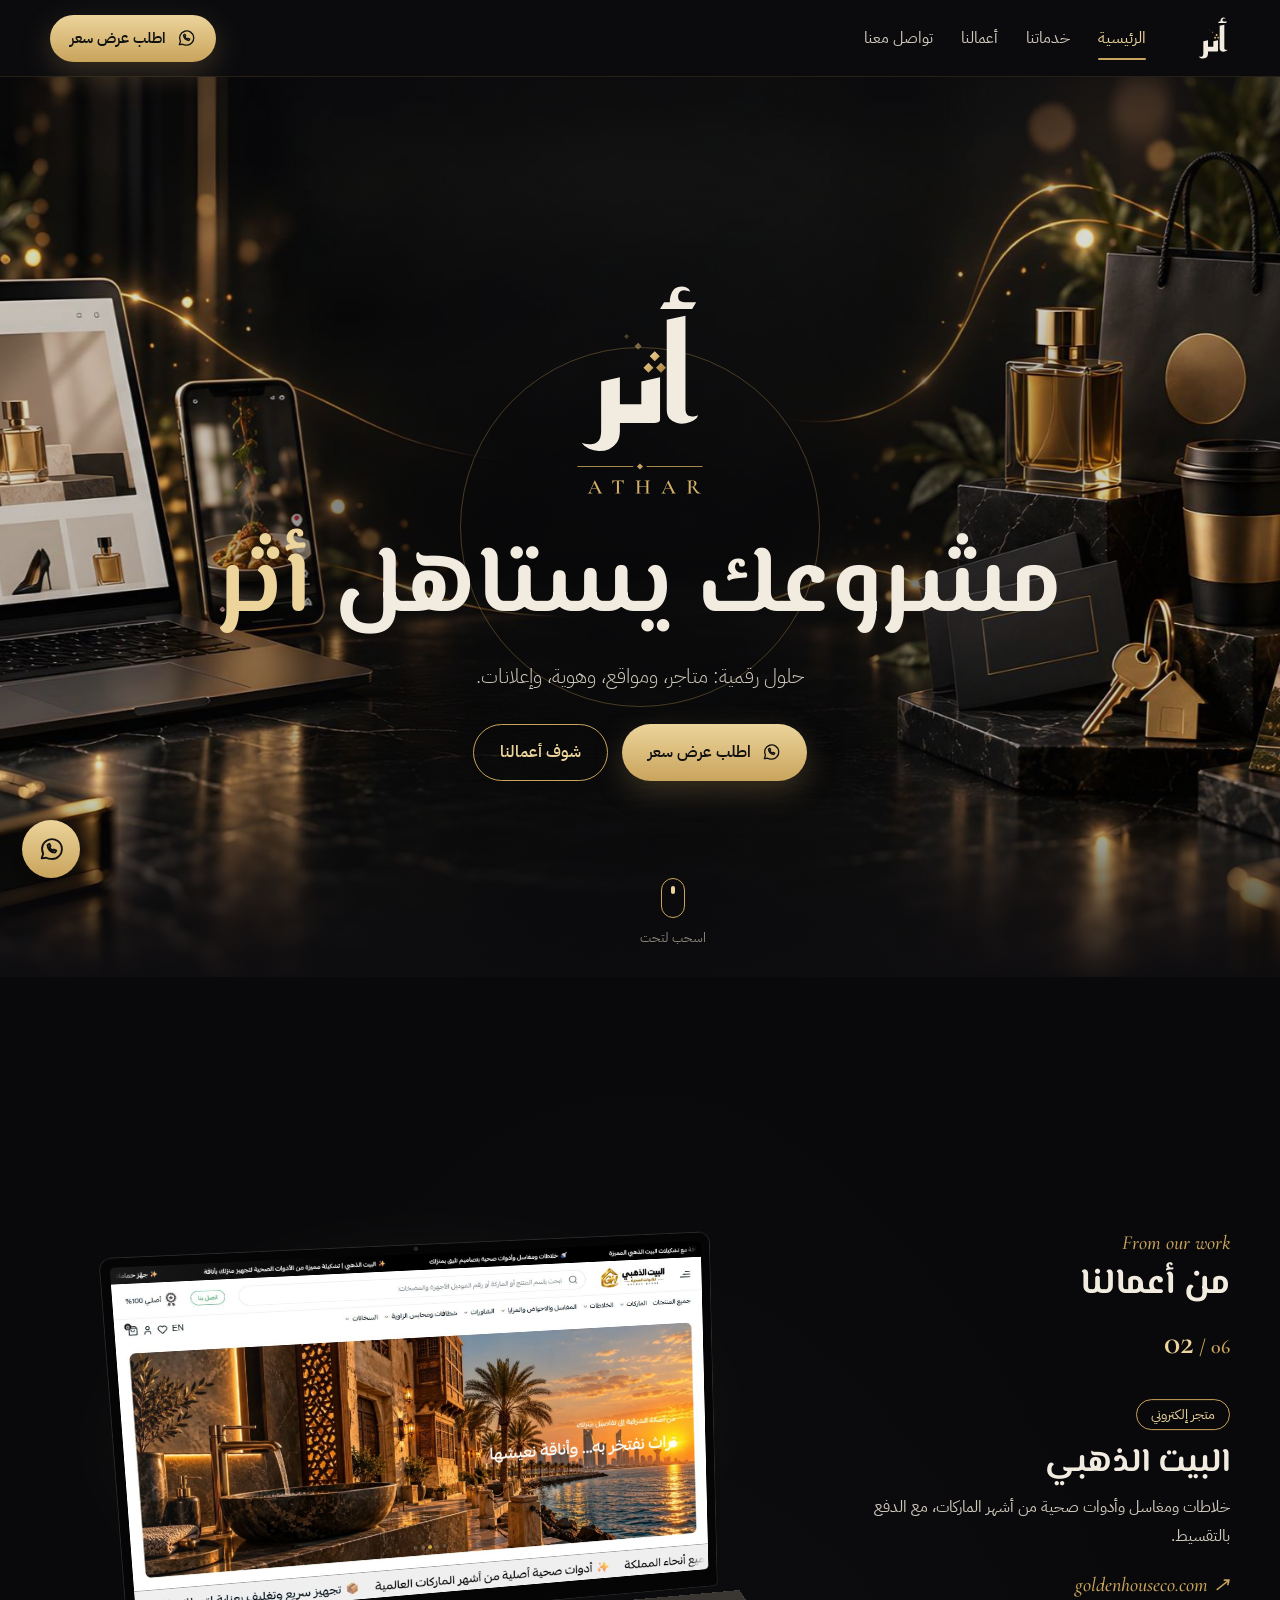
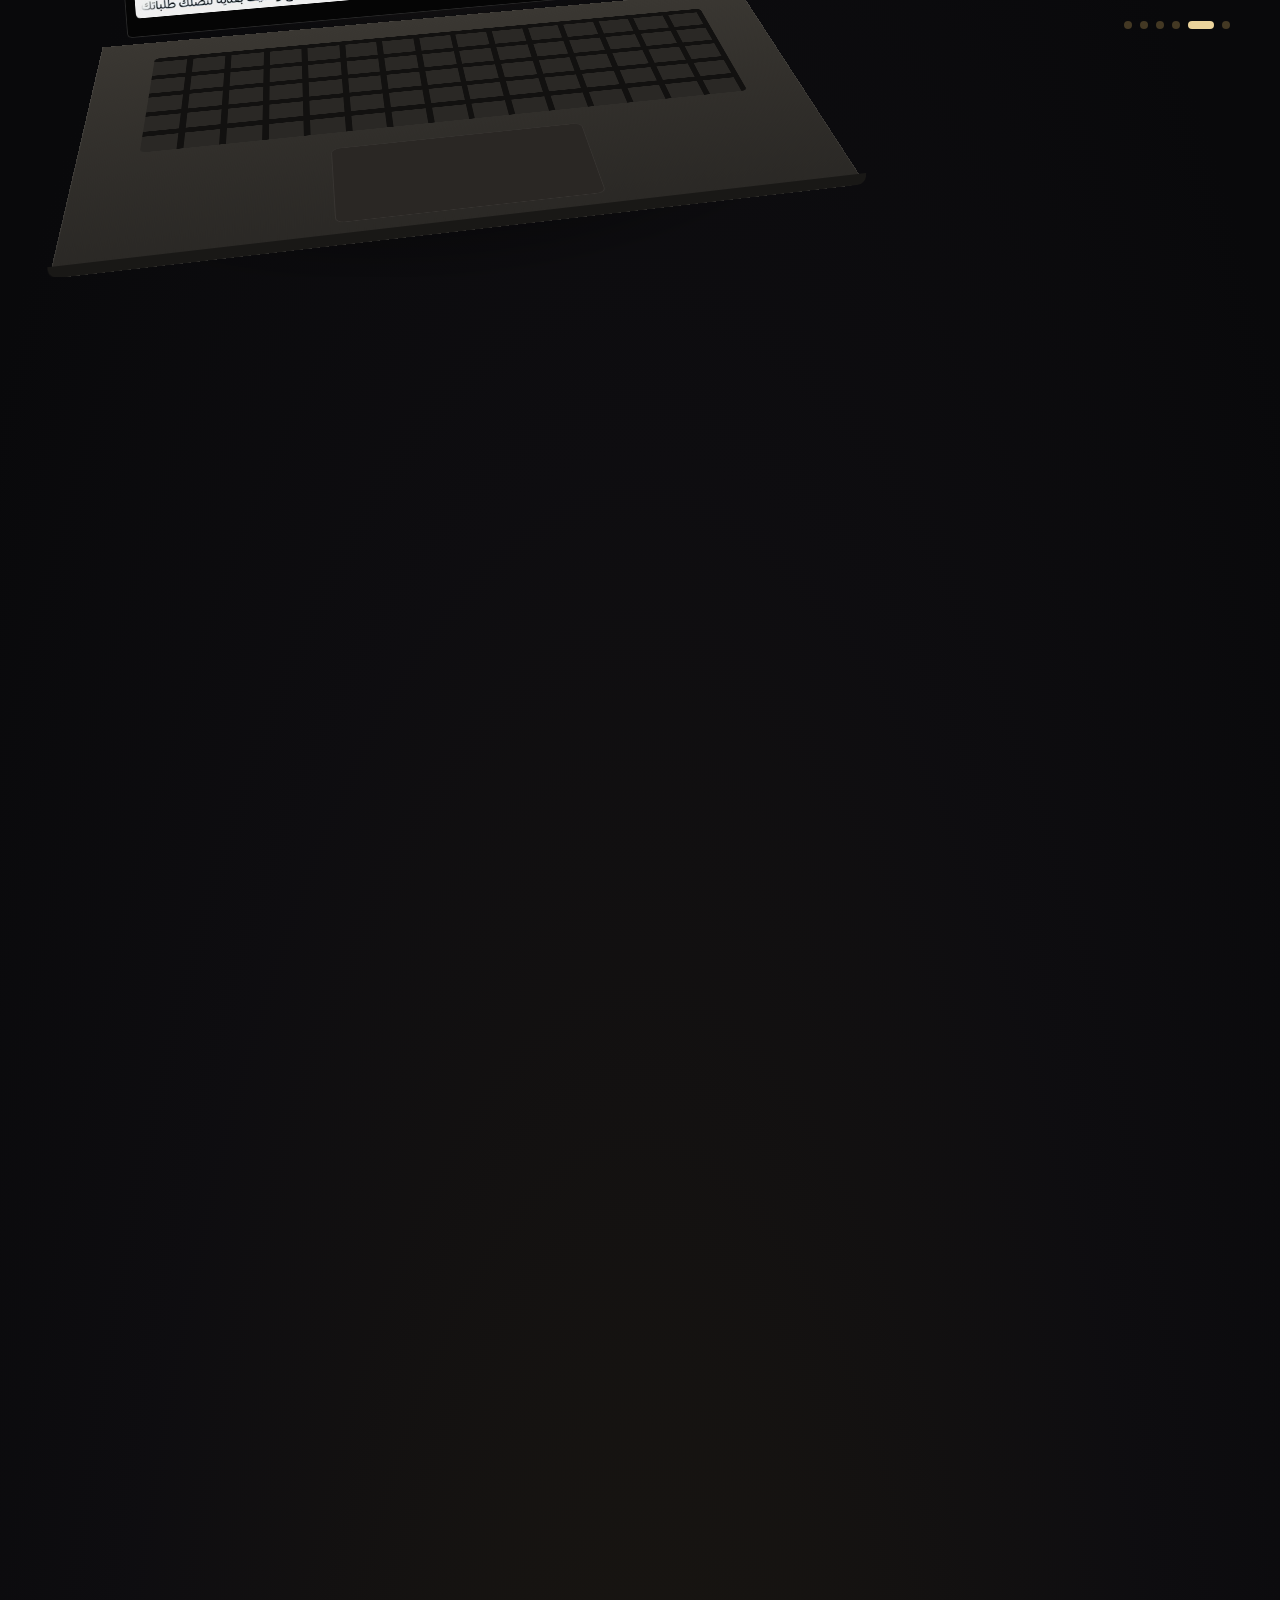
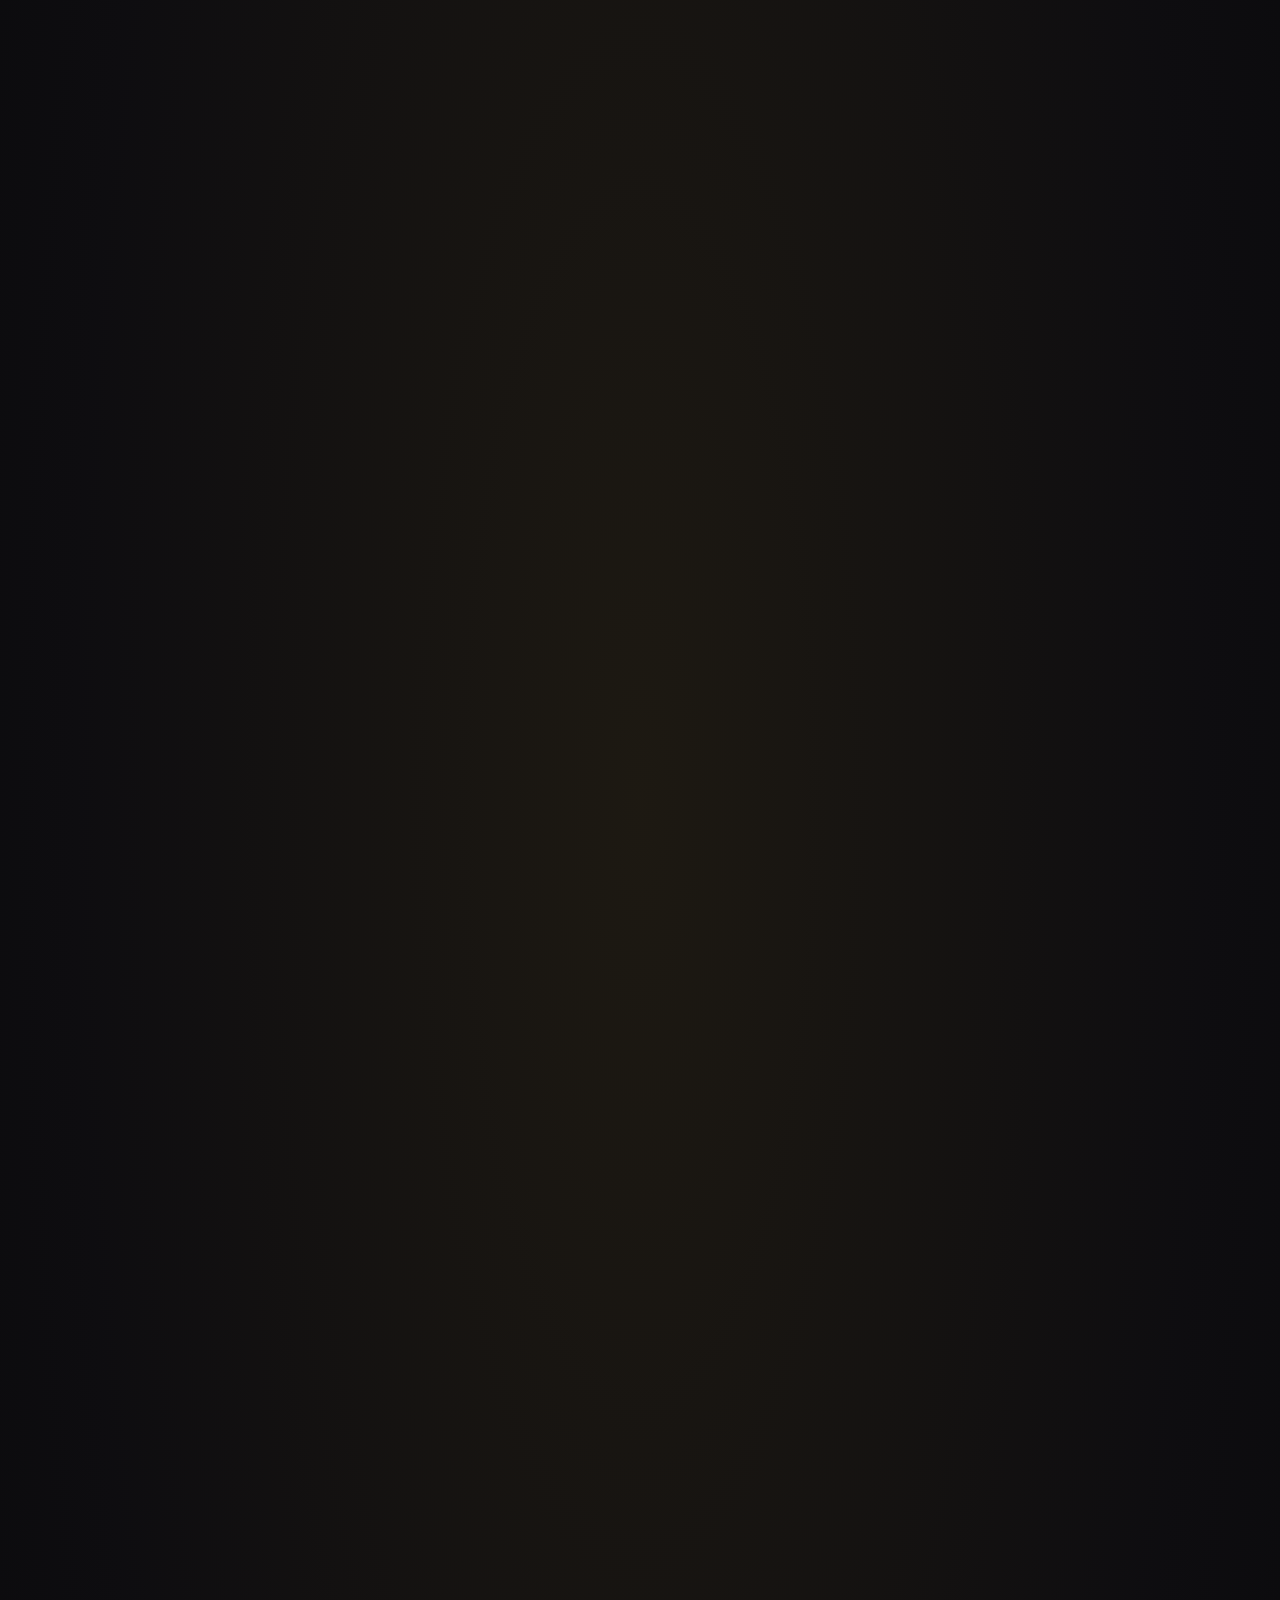
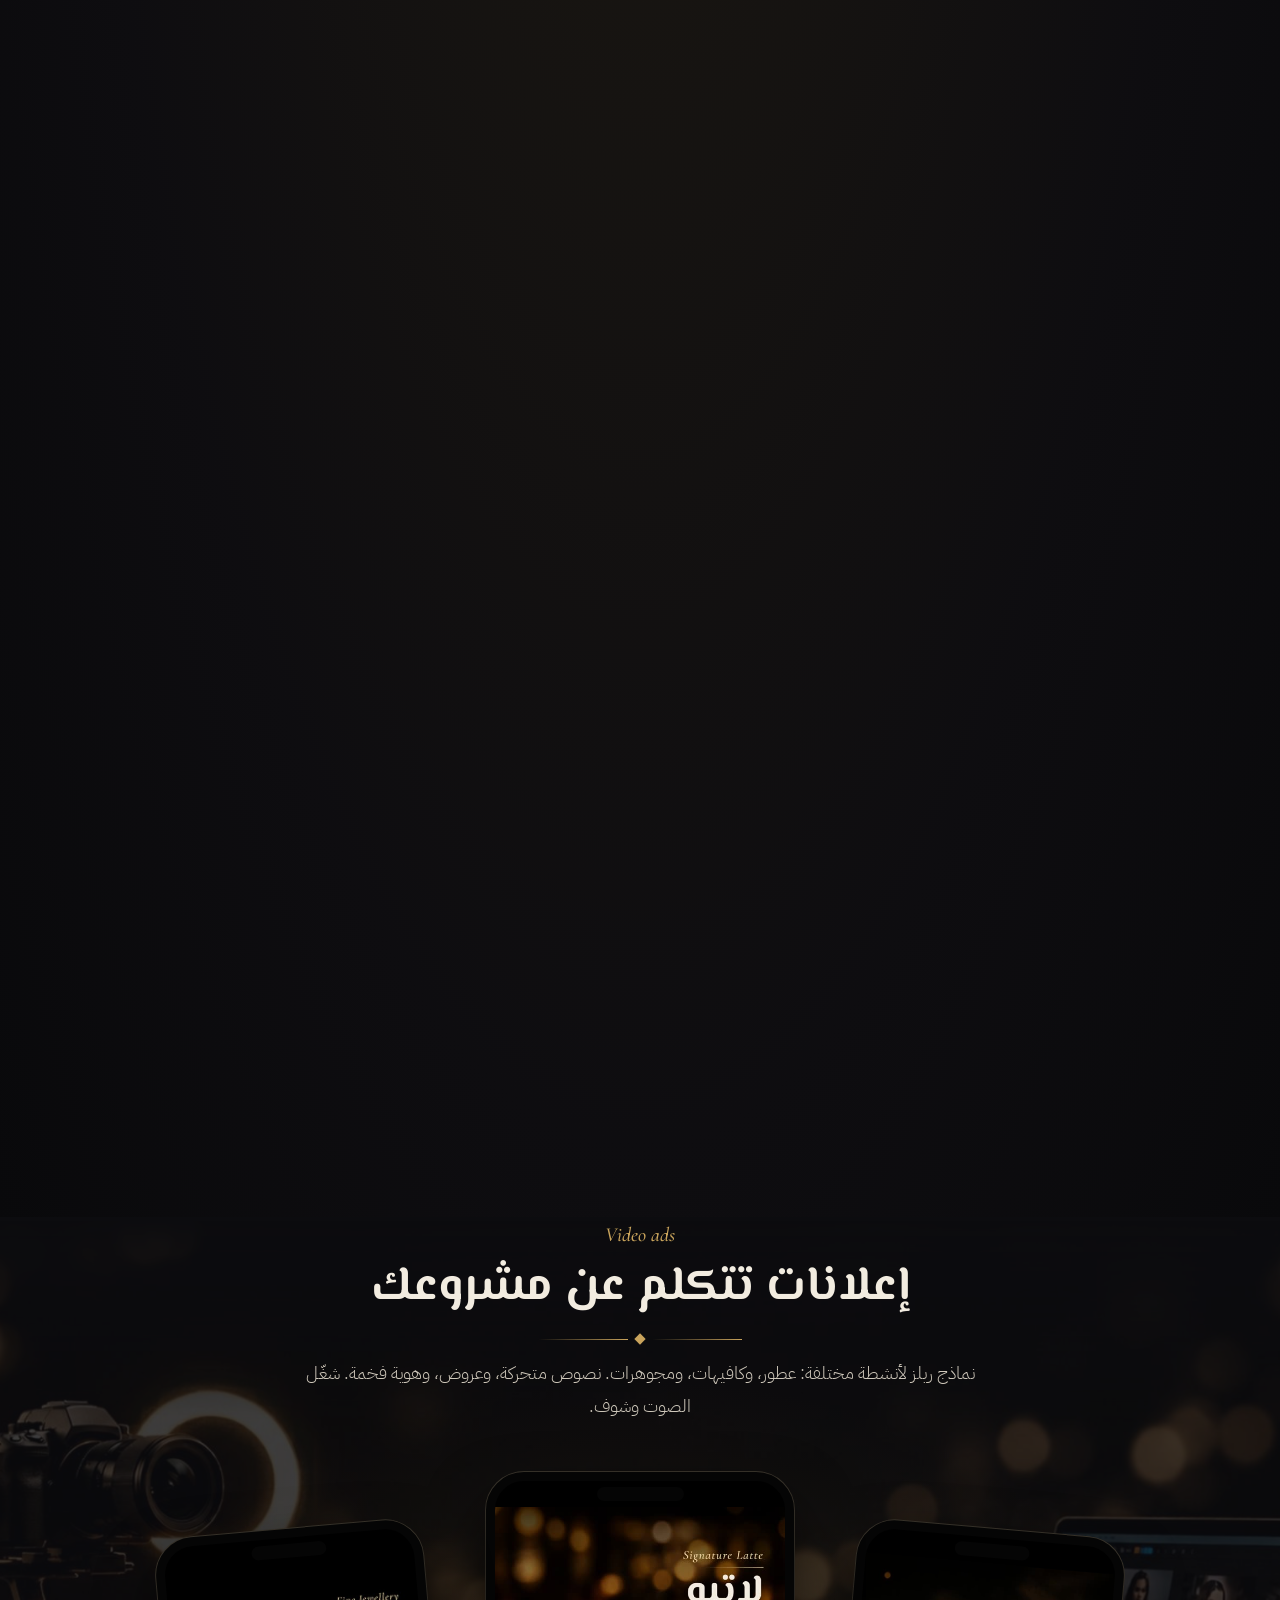
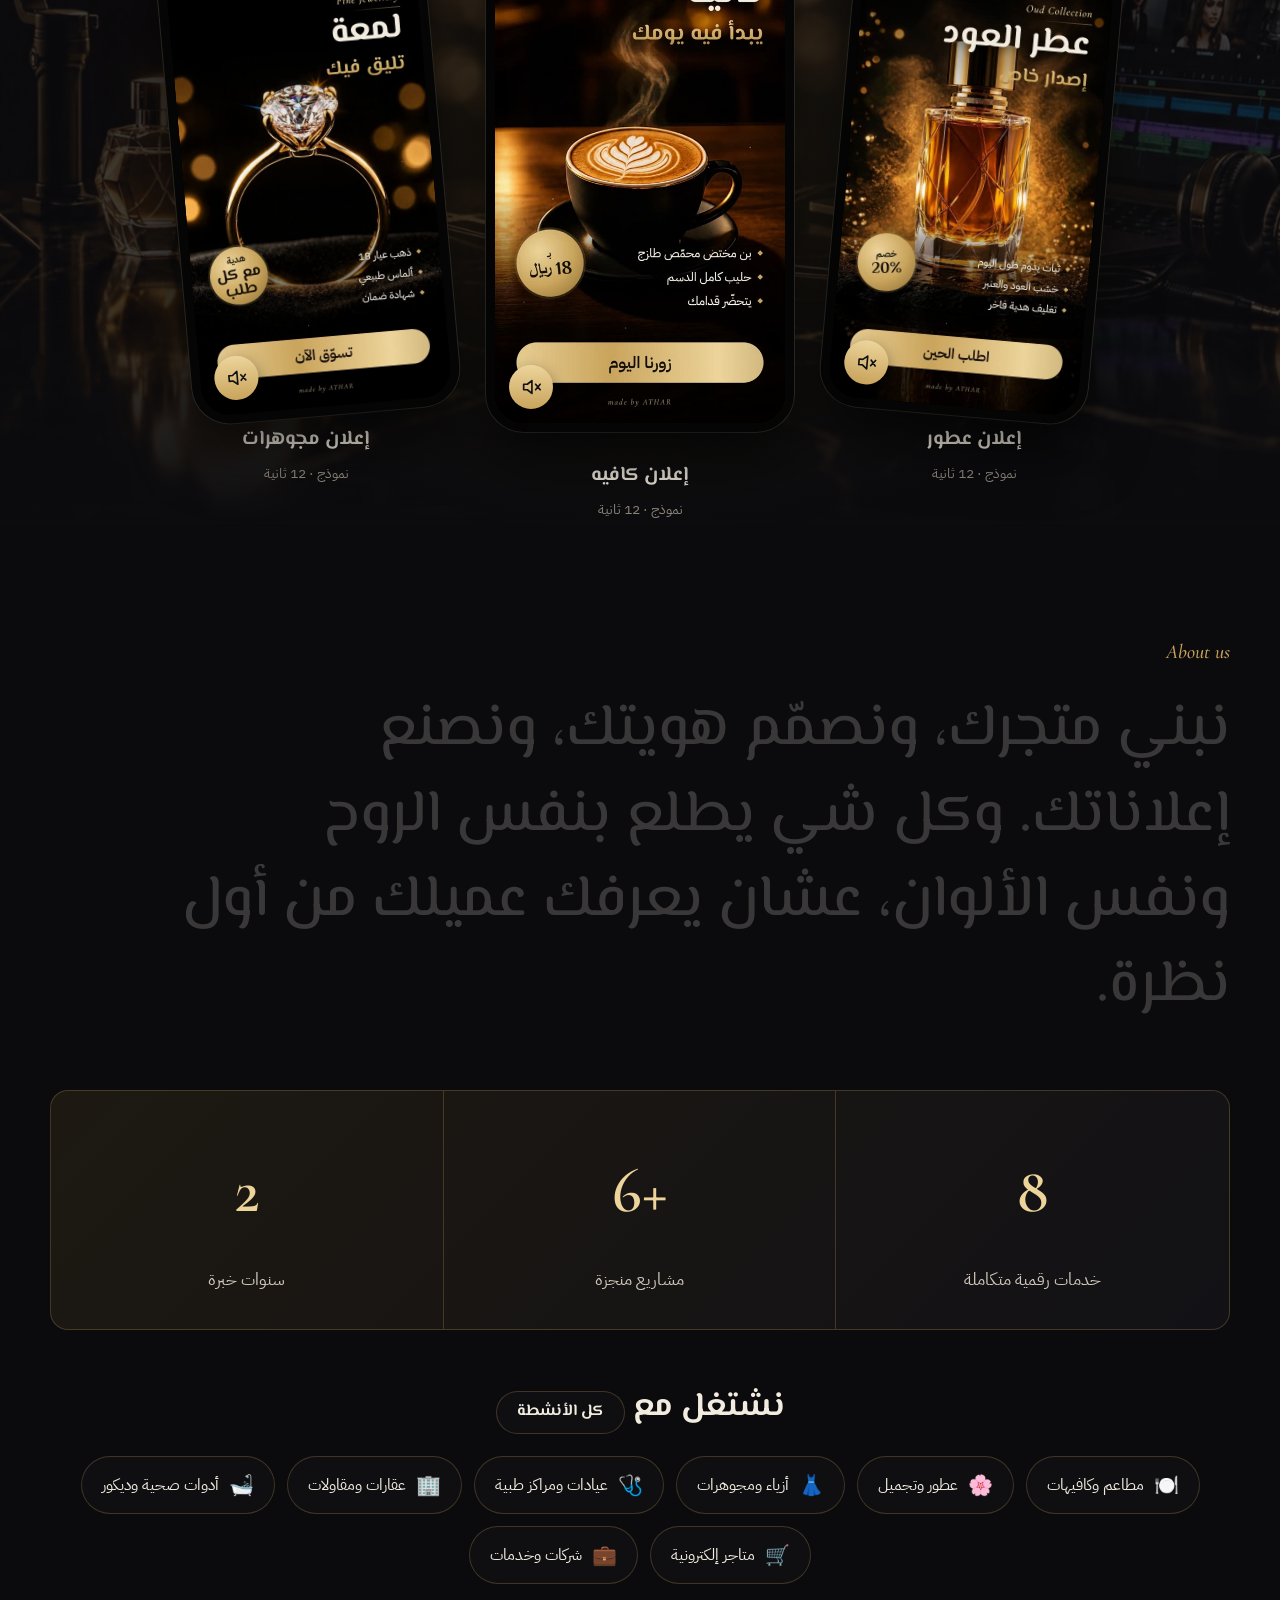
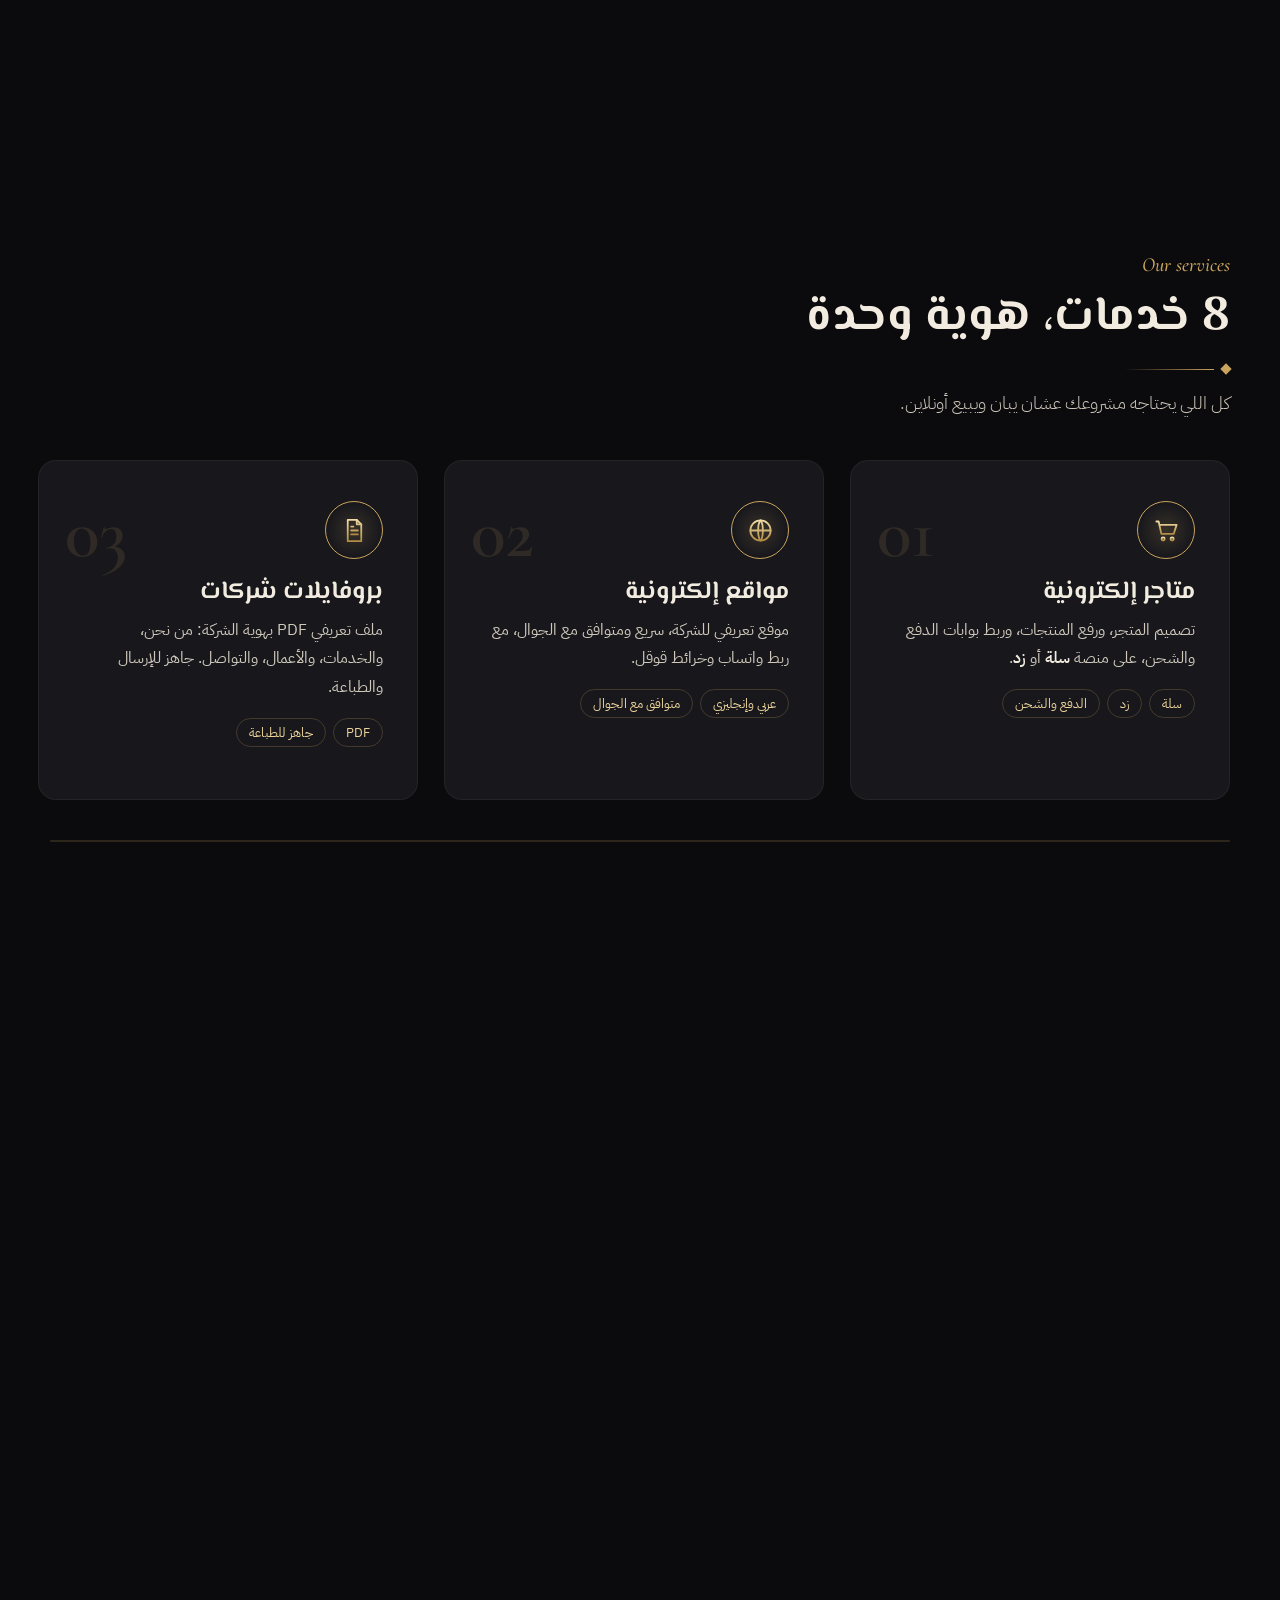
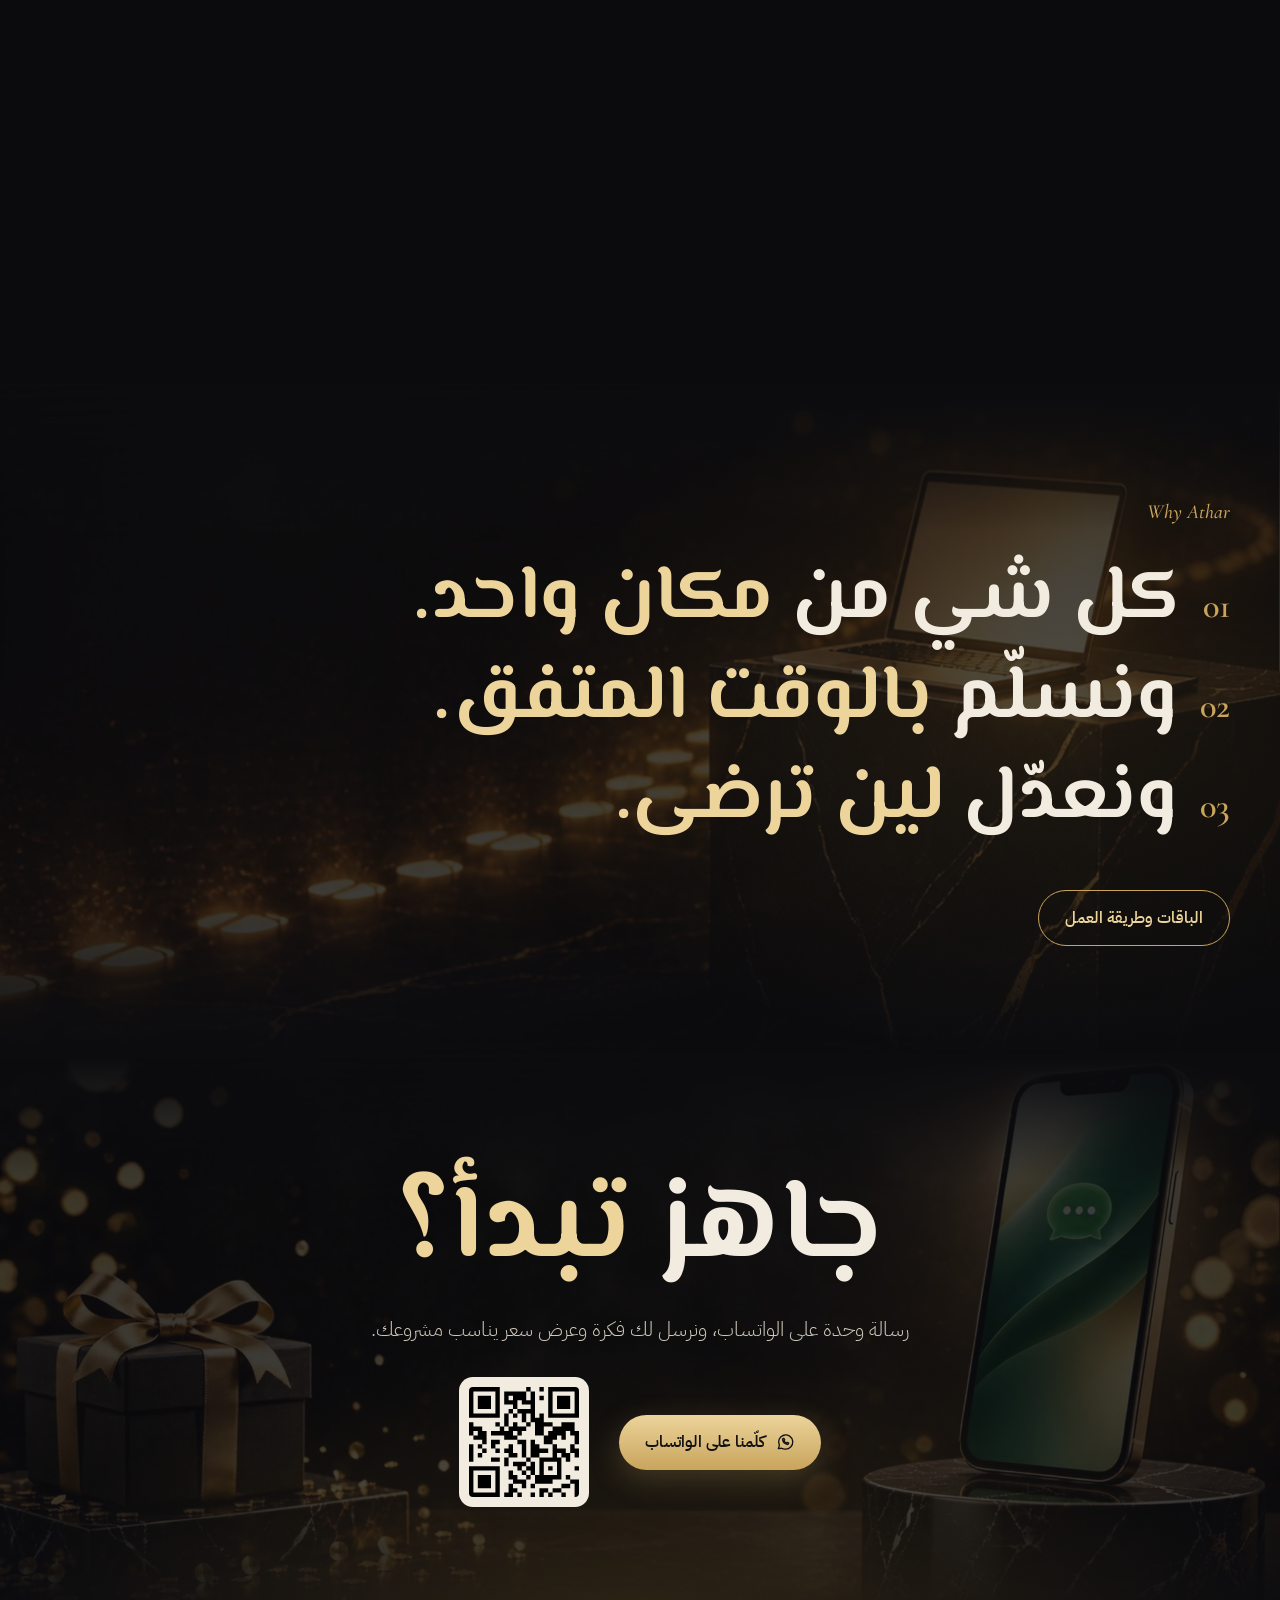
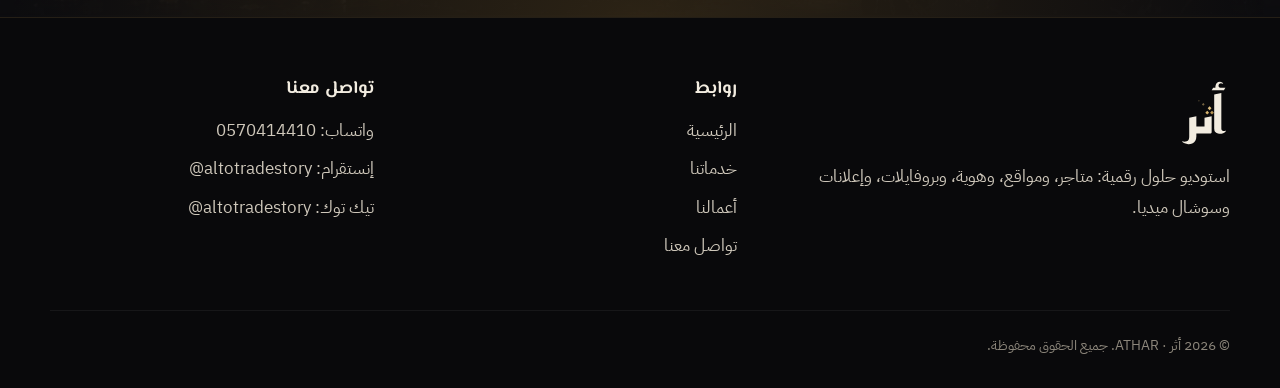
<file: index.html>
<!doctype html>
<html lang="ar" dir="rtl">
<head>
<meta charset="utf-8">
<meta name="viewport" content="width=device-width, initial-scale=1">
<title>أثر · حلول رقمية</title>
<meta name="description" content="متاجر إلكترونية على سلة وزد، ومواقع، وهوية وبروفايلات، وإعلانات وسوشال ميديا. مشروعك يستاهل أثر.">
<meta property="og:title" content="أثر · حلول رقمية">
<meta property="og:description" content="متاجر إلكترونية على سلة وزد، ومواقع، وهوية وبروفايلات، وإعلانات وسوشال ميديا. مشروعك يستاهل أثر.">
<meta property="og:image" content="img/brand/athar-icon.png">
<link rel="icon" href="img/brand/athar-icon.png">
<link rel="stylesheet" href="style.css?v=12">
<link rel="stylesheet" href="home.css?v=12">
</head>
<body class="home">
<svg class="defs" aria-hidden="true"><defs><linearGradient id="g" x1="0" y1="0" x2="0" y2="1"><stop offset="0" stop-color="#f0dba6"/><stop offset="1" stop-color="#b08c45"/></linearGradient></defs></svg>
<header class="top" id="top">
  <div class="wrap">
    <a class="brand" href="index.html" aria-label="أثر"><img src="img/brand/athar-mark-gold.svg" alt="أثر"></a>
    <nav class="nav"><a href="index.html" class="on">الرئيسية</a><a href="services.html">خدماتنا</a><a href="work.html">أعمالنا</a><a href="contact.html">تواصل معنا</a></nav>
    <a class="btn btn-gold" href="https://wa.me/966570414410" target="_blank" rel="noopener"><svg class="" viewBox="0 0 24 24" fill="none" stroke="#111" stroke-width="1.6" stroke-linecap="round" stroke-linejoin="round"><path d="M4 20l1.3-4A8.5 8.5 0 1112 20.5a8.4 8.4 0 01-4.1-1z"/><path d="M9 8.5c0 3.5 2.6 6.5 6.5 6.5l1-1.6-2-1-1 .8c-1.2-.5-2.2-1.5-2.7-2.7l.8-1-1-2z"/></svg>اطلب عرض سعر</a>
    <button class="burger" aria-label="القائمة" onclick="document.getElementById('top').classList.toggle('open')">
      <svg viewBox="0 0 24 24" fill="none" stroke="currentColor" stroke-width="2" stroke-linecap="round"><path d="M4 7h16M4 12h16M4 17h16"/></svg></button>
  </div>
</header>
<main>

<div class="progress" id="progress"></div>

<section class="slide intro">
  <div class="bgimg" role="img" aria-label="متجر إلكتروني، وإعلان على الجوال، وهوية بصرية، وبروفايل، وتصوير"></div>
  <div class="rings"><i></i><i></i><i></i></div>
  <div class="wrap">
    <img class="logo" src="img/brand/athar-logo-gold.svg" alt="أثر · ATHAR">
    <h1><span class="w" style="animation-delay:0.90s">مشروعك</span> <span class="w" style="animation-delay:1.02s">يستاهل</span> <span class="w gold" style="animation-delay:1.35s">أثر</span></h1>
    <p>حلول رقمية: متاجر، ومواقع، وهوية، وإعلانات.</p>
    <div class="cta"><a class="btn btn-gold" href="https://wa.me/966570414410" target="_blank" rel="noopener"><svg class="" viewBox="0 0 24 24" fill="none" stroke="#111" stroke-width="1.6" stroke-linecap="round" stroke-linejoin="round"><path d="M4 20l1.3-4A8.5 8.5 0 1112 20.5a8.4 8.4 0 01-4.1-1z"/><path d="M9 8.5c0 3.5 2.6 6.5 6.5 6.5l1-1.6-2-1-1 .8c-1.2-.5-2.2-1.5-2.7-2.7l.8-1-1-2z"/></svg>اطلب عرض سعر</a>
      <a class="btn btn-line" href="#l3">شوف أعمالنا</a></div>
  </div>
  <div class="scroll-hint"><i></i>اسحب لتحت</div>
</section>

<section class="l3" id="l3" style="height:560vh">
  <div class="pin">
    <div class="stage3">
      <div class="rig">
        <div class="shadow3"></div>
        <div class="base3"><div class="keys"></div><div class="pad"></div><div class="lip"></div></div>
        <div class="lid">
          <div class="glow3"></div>
          <div class="face front"><div class="glass">
            <div class="os">
              <img class="os-site" src="img/athar_site.jpg" alt="موقع أثر">
              <div class="os-scan"></div>
            </div>
            <div class="shot"><img src="img/d_mawja.jpg" alt=""></div><div class="shot"><img src="img/d_goldenhouse.jpg" alt=""></div><div class="shot"><img src="img/d_goldenhome.jpg?v=12" alt=""></div><div class="shot"><img src="img/d_norsin.jpg?v=12" alt=""></div><div class="shot"><div class="scr pdfv"><div class="pdfbar"><span></span>NORSIN_Profile.pdf</div><img src="img/norsin_p0.jpg" alt=""></div></div><div class="shot"><div class="scr ig"><div class="ig-top"><b>Instagram</b><i></i></div><div class="ig-prof"><div class="ig-av"><span>أثر</span></div><div class="ig-info"><b>your.brand</b><span>128 منشور · ‎18.5K متابع</span></div></div><div class="ig-grid"><img src="img/social/post1.jpg" alt=""><img src="img/social/post2.jpg" alt=""><img src="img/social/post3.jpg" alt=""><img src="img/social/post4.jpg" alt=""><img src="img/social/post5.jpg" alt=""><img src="img/social/post6.jpg" alt=""></div></div></div>
          </div><span class="cam"></span></div>
          <div class="face back"><img src="img/brand/athar-mark-gold.svg" alt=""></div>
        </div>
      </div>
    </div>
    <div class="caps">
      <div class="cap3"><h2>كل مشروع يبدأ <span class="gold">بشاشة</span></h2><p>اسحب، وخلنا نفتح لك شغلنا.</p></div>
      <div class="cap3"><h2>متاجر، ومواقع، <span class="gold">وهوية</span></h2><p>مصمّمة عشان تبيع، وتشتغل على الجوال والكمبيوتر.</p></div>
    </div>
    <div class="side">
      <div class="side-head"><span class="lab">From our work</span><h2>من أعمالنا</h2><div class="count"><b id="sn">01</b> / 06</div></div>
      <div class="texts"><div class="t"><span class="pk">متجر إلكتروني</span><h3>الموجة الراقية</h3><p>متجر للأدوات الصحية بهوية فاخرة، يعمل على الجوال والكمبيوتر.</p><a class="purl" href="https://almuwajahalraqiah.com/" target="_blank" rel="noopener">almuwajahalraqiah.com ↗</a></div><div class="t"><span class="pk">متجر إلكتروني</span><h3>البيت الذهبي</h3><p>خلاطات ومغاسل وأدوات صحية من أشهر الماركات، مع الدفع بالتقسيط.</p><a class="purl" href="https://goldenhouseco.com/" target="_blank" rel="noopener">goldenhouseco.com ↗</a></div><div class="t"><span class="pk">متجر إلكتروني</span><h3>جولدن هوم</h3><p>متجر للسخانات والأدوات الصحية، مع أقسام وماركات واضحة.</p><a class="purl" href="https://goldenhomeco.com/ar" target="_blank" rel="noopener">goldenhomeco.com ↗</a></div><div class="t"><span class="pk">موقع إلكتروني</span><h3>نورسين</h3><p>موقع تعريفي للشركة بهوية فاخرة، بالعربي والإنجليزي.</p><a class="purl" href="https://norsin.sa" target="_blank" rel="noopener">norsin.sa ↗</a></div><div class="t"><span class="pk">بروفايل شركة</span><h3>بروفايل نورسين</h3><p>بروفايل من 11 صفحة: من نحن، والرؤية، والعلامات التجارية، والهيكل التنظيمي.</p></div><div class="t"><span class="pk">سوشال ميديا</span><h3>إعلانات وريلز</h3><p>ريلز إعلانية لتيك توك وإنستقرام وسناب، بهوية المتجر وأسعار وعروض واضحة.</p></div></div>
      <div class="pdots"><i></i><i></i><i></i><i></i><i></i><i></i></div>
    </div>
  </div>
</section>

<section class="vids sb sb-video" id="videos"><div class="wrap">
  <div class="hd center rv"><span class="lab">Video ads</span><h2>إعلانات تتكلم عن مشروعك</h2><div class="rule"><i></i><em></em><i></i></div><p>نماذج ريلز لأنشطة مختلفة: عطور، وكافيهات، ومجوهرات. نصوص متحركة، وعروض، وهوية فخمة. شغّل الصوت وشوف.</p></div>
  <div class="reels"><figure class="reelph rv"><div class="vphone"><video src="video/ad_perfume.mp4" poster="video/ad_perfume.jpg?v=12" muted loop playsinline preload="none"></video><button class="snd" aria-label="شغّل الصوت"><svg viewBox="0 0 24 24" fill="none" stroke="currentColor" stroke-width="1.8" stroke-linecap="round" stroke-linejoin="round"><path d="M4 9v6h4l5 4V5L8 9z"/><path class="on" d="M16 9a4 4 0 010 6M18.5 6.5a8 8 0 010 11"/><path class="off" d="M17 9l5 6M22 9l-5 6"/></svg></button></div><figcaption><b>إعلان عطور</b><span>نموذج · 12 ثانية</span></figcaption></figure><figure class="reelph rv"><div class="vphone"><video src="video/ad_cafe.mp4" poster="video/ad_cafe.jpg?v=12" muted loop playsinline preload="none"></video><button class="snd" aria-label="شغّل الصوت"><svg viewBox="0 0 24 24" fill="none" stroke="currentColor" stroke-width="1.8" stroke-linecap="round" stroke-linejoin="round"><path d="M4 9v6h4l5 4V5L8 9z"/><path class="on" d="M16 9a4 4 0 010 6M18.5 6.5a8 8 0 010 11"/><path class="off" d="M17 9l5 6M22 9l-5 6"/></svg></button></div><figcaption><b>إعلان كافيه</b><span>نموذج · 12 ثانية</span></figcaption></figure><figure class="reelph rv"><div class="vphone"><video src="video/ad_ring.mp4" poster="video/ad_ring.jpg?v=12" muted loop playsinline preload="none"></video><button class="snd" aria-label="شغّل الصوت"><svg viewBox="0 0 24 24" fill="none" stroke="currentColor" stroke-width="1.8" stroke-linecap="round" stroke-linejoin="round"><path d="M4 9v6h4l5 4V5L8 9z"/><path class="on" d="M16 9a4 4 0 010 6M18.5 6.5a8 8 0 010 11"/><path class="off" d="M17 9l5 6M22 9l-5 6"/></svg></button></div><figcaption><b>إعلان مجوهرات</b><span>نموذج · 12 ثانية</span></figcaption></figure></div>
</div></section>

<section class="slide manifesto" id="manifesto"><div class="wrap">
  <span class="lab">About us</span>
  <p class="text"><span class="">نبني</span> <span class="g">متجرك،</span> <span class="">ونصمّم</span> <span class="g">هويتك،</span> <span class="">ونصنع</span> <span class="g">إعلاناتك.</span> <span class="">وكل</span> <span class="">شي</span> <span class="">يطلع</span> <span class="">بنفس</span> <span class="">الروح</span> <span class="">ونفس</span> <span class="">الألوان،</span> <span class="">عشان</span> <span class="">يعرفك</span> <span class="">عميلك</span> <span class="">من</span> <span class="">أول</span> <span class="g">نظرة.</span></p>
  <div class="stats rv"><div><div class="v">8</div><span>خدمات رقمية متكاملة</span></div>
    <div><div class="v">+6</div><span>مشاريع منجزة</span></div><div><div class="v">2</div><span>سنوات خبرة</span></div></div>
  <div class="inds rv"><h3>نشتغل مع <span class="gold">كل الأنشطة</span></h3>
    <div><span><i>🍽️</i>مطاعم وكافيهات</span><span><i>🌸</i>عطور وتجميل</span><span><i>👗</i>أزياء ومجوهرات</span><span><i>🩺</i>عيادات ومراكز طبية</span><span><i>🏢</i>عقارات ومقاولات</span><span><i>🛁</i>أدوات صحية وديكور</span><span><i>🛒</i>متاجر إلكترونية</span><span><i>💼</i>شركات وخدمات</span></div></div>
</div></section>

<section class="hs" id="services" style="height:210vh">
  <div class="pin">
    <div class="wrap"><div class="hd rv"><span class="lab">Our services</span><h2>8 خدمات، هوية وحدة</h2><div class="rule"><em></em><i></i></div><p>كل اللي يحتاجه مشروعك عشان يبان ويبيع أونلاين.</p></div></div>
    <div class="track2"><a class="svc rv" href="services.html"><span class="num">01</span><div class="ic"><svg class="" viewBox="0 0 24 24" fill="none" stroke="url(#g)" stroke-width="1.6" stroke-linecap="round" stroke-linejoin="round"><path d="M3 4h2l2.4 11h11L21 7H6.2"/><circle cx="9" cy="19.5" r="1.4"/><circle cx="17" cy="19.5" r="1.4"/></svg></div><h3>متاجر إلكترونية</h3><p>تصميم المتجر، ورفع المنتجات، وربط بوابات الدفع والشحن، على منصة <b>سلة</b> أو <b>زد</b>.</p><div class="tags"><span>سلة</span><span>زد</span><span>الدفع والشحن</span></div></a><a class="svc rv" href="services.html"><span class="num">02</span><div class="ic"><svg class="" viewBox="0 0 24 24" fill="none" stroke="url(#g)" stroke-width="1.6" stroke-linecap="round" stroke-linejoin="round"><circle cx="12" cy="12" r="9"/><path d="M3 12h18M12 3c2.8 3 2.8 15 0 18M12 3c-2.8 3-2.8 15 0 18"/></svg></div><h3>مواقع إلكترونية</h3><p>موقع تعريفي للشركة، سريع ومتوافق مع الجوال، مع ربط واتساب وخرائط قوقل.</p><div class="tags"><span>عربي وإنجليزي</span><span>متوافق مع الجوال</span></div></a><a class="svc rv" href="services.html"><span class="num">03</span><div class="ic"><svg class="" viewBox="0 0 24 24" fill="none" stroke="url(#g)" stroke-width="1.6" stroke-linecap="round" stroke-linejoin="round"><path d="M6 2.5h8l4 4v15H6z"/><path d="M14 2.5v4h4M9 12h6M9 15.5h6M9 8.5h2"/></svg></div><h3>بروفايلات شركات</h3><p>ملف تعريفي PDF بهوية الشركة: من نحن، والخدمات، والأعمال، والتواصل. جاهز للإرسال والطباعة.</p><div class="tags"><span>PDF</span><span>جاهز للطباعة</span></div></a><a class="svc rv" href="services.html"><span class="num">04</span><div class="ic"><svg class="" viewBox="0 0 24 24" fill="none" stroke="url(#g)" stroke-width="1.6" stroke-linecap="round" stroke-linejoin="round"><path d="M12 3l6 7-6 11-6-11z"/><path d="M12 3v8"/><circle cx="12" cy="12.5" r="1.5"/></svg></div><h3>هوية بصرية وشعار</h3><p>تصميم الشعار، واختيار الألوان والخطوط، ودليل استخدام بسيط عشان كل شغلك يطلع بنفس الشكل.</p><div class="tags"><span>شعار</span><span>ألوان وخطوط</span><span>دليل الهوية</span></div></a><a class="svc rv" href="services.html"><span class="num">05</span><div class="ic"><svg class="" viewBox="0 0 24 24" fill="none" stroke="url(#g)" stroke-width="1.6" stroke-linecap="round" stroke-linejoin="round"><rect x="5" y="2.5" width="14" height="19" rx="2.5"/><path d="M10.5 9.5v5l4-2.5z"/></svg></div><h3>إعلانات فيديو</h3><p>ريلز لتيك توك وإنستقرام وسناب: بطاقات أسعار، ونصوص متحركة، وتعليق صوتي، وهوية المحل.</p><div class="tags"><span>تيك توك</span><span>إنستقرام</span><span>سناب</span><span>رفع الجودة بالذكاء الاصطناعي</span></div></a><a class="svc rv" href="services.html"><span class="num">06</span><div class="ic"><svg class="" viewBox="0 0 24 24" fill="none" stroke="url(#g)" stroke-width="1.6" stroke-linecap="round" stroke-linejoin="round"><rect x="3" y="4.5" width="18" height="16" rx="2.5"/><path d="M3 9h18M8 2.5v4M16 2.5v4M7.5 13h3M13.5 13h3M7.5 16.5h3"/></svg></div><h3>إدارة السوشال ميديا</h3><p>خطة محتوى شهرية، وتصميم ونشر المنشورات والريلز، ومتابعة الحسابات والرد على العملاء.</p><div class="tags"><span>خطة شهرية</span><span>تصميم ونشر</span><span>متابعة</span></div></a><a class="svc rv" href="services.html"><span class="num">07</span><div class="ic"><svg class="" viewBox="0 0 24 24" fill="none" stroke="url(#g)" stroke-width="1.6" stroke-linecap="round" stroke-linejoin="round"><circle cx="12" cy="12" r="9"/><circle cx="12" cy="12" r="5"/><path d="M12 12l7-7M16 5h3v3"/></svg></div><h3>إعلانات ممولة</h3><p>إطلاق وإدارة الحملات المدفوعة على سناب وتيك توك وإنستقرام، واستهداف العملاء في منطقتك.</p><div class="tags"><span>سناب</span><span>تيك توك</span><span>إنستقرام</span></div></a><a class="svc rv" href="services.html"><span class="num">08</span><div class="ic"><svg class="" viewBox="0 0 24 24" fill="none" stroke="url(#g)" stroke-width="1.6" stroke-linecap="round" stroke-linejoin="round"><path d="M3 8h4l2-3h6l2 3h4v12H3z"/><circle cx="12" cy="13.5" r="3.8"/></svg></div><h3>تصوير منتجات</h3><p>تصوير المنتجات والمحل للمتجر والإعلانات، بإضاءة وخلفيات تبيّن جودة منتجك.</p><div class="tags"><span>منتجات</span><span>المحل</span><span>تحسين بالذكاء الاصطناعي</span></div></a></div>
    <div class="bar"><i id="hsbar"></i></div>
  </div>
</section>

<section class="slide why sb sb-why" id="why"><div class="wrap">
  <span class="lab">Why Athar</span>
  <div class="lines">
    <div class="line"><em>01</em><span>كل شي من <span class="gold">مكان واحد.</span></span></div>
    <div class="line"><em>02</em><span>ونسلّم <span class="gold">بالوقت المتفق.</span></span></div>
    <div class="line"><em>03</em><span>ونعدّل <span class="gold">لين ترضى.</span></span></div>
  </div>
  <div class="after"><a class="btn btn-line" href="services.html">الباقات وطريقة العمل</a></div>
</div></section>

<section class="slide final sb sb-final"><div class="wrap">
  <h2 class="rv zoom">جاهز <span class="gold">تبدأ؟</span></h2>
  <p class="rv">رسالة وحدة على الواتساب، ونرسل لك فكرة وعرض سعر يناسب مشروعك.</p>
  <div class="row rv"><a class="btn btn-gold" href="https://wa.me/966570414410" target="_blank" rel="noopener"><svg class="" viewBox="0 0 24 24" fill="none" stroke="#111" stroke-width="1.6" stroke-linecap="round" stroke-linejoin="round"><path d="M4 20l1.3-4A8.5 8.5 0 1112 20.5a8.4 8.4 0 01-4.1-1z"/><path d="M9 8.5c0 3.5 2.6 6.5 6.5 6.5l1-1.6-2-1-1 .8c-1.2-.5-2.2-1.5-2.7-2.7l.8-1-1-2z"/></svg>كلّمنا على الواتساب</a>
    <img class="qr" src="img/qr_wa.svg" alt="كود واتساب"></div>
</div></section>
<script src="home.js?v=12"></script>
<script src="laptop3d.js?v=12"></script>

</main>
<footer>
  <div class="wrap">
    <div class="fgrid">
      <div><img class="flogo" src="img/brand/athar-mark-gold.svg" alt="أثر">
        <p>استوديو حلول رقمية: متاجر، ومواقع، وهوية، وبروفايلات، وإعلانات وسوشال ميديا.</p></div>
      <div><h4>روابط</h4><ul><li><a href="index.html">الرئيسية</a></li><li><a href="services.html">خدماتنا</a></li><li><a href="work.html">أعمالنا</a></li><li><a href="contact.html">تواصل معنا</a></li></ul></div>
      <div><h4>تواصل معنا</h4><ul>
        <li><a href="https://wa.me/966570414410" target="_blank" rel="noopener">واتساب: <span class="ltr">0570414410</span></a></li>
        <li><a href="https://instagram.com/altotradestory" target="_blank" rel="noopener">إنستقرام: <span class="ltr">@altotradestory</span></a></li>
        <li><a href="https://www.tiktok.com/@altotradestory" target="_blank" rel="noopener">تيك توك: <span class="ltr">@altotradestory</span></a></li></ul></div>
    </div>
    <div class="copy"><span>© 2026 أثر · ATHAR. جميع الحقوق محفوظة.</span></div>
  </div>
</footer>
<a class="wa" href="https://wa.me/966570414410" target="_blank" rel="noopener" aria-label="واتساب"><svg class="" viewBox="0 0 24 24" fill="none" stroke="#111" stroke-width="1.6" stroke-linecap="round" stroke-linejoin="round"><path d="M4 20l1.3-4A8.5 8.5 0 1112 20.5a8.4 8.4 0 01-4.1-1z"/><path d="M9 8.5c0 3.5 2.6 6.5 6.5 6.5l1-1.6-2-1-1 .8c-1.2-.5-2.2-1.5-2.7-2.7l.8-1-1-2z"/></svg></a>
<script src="site.js?v=12"></script>
</body>
</html>
</file>
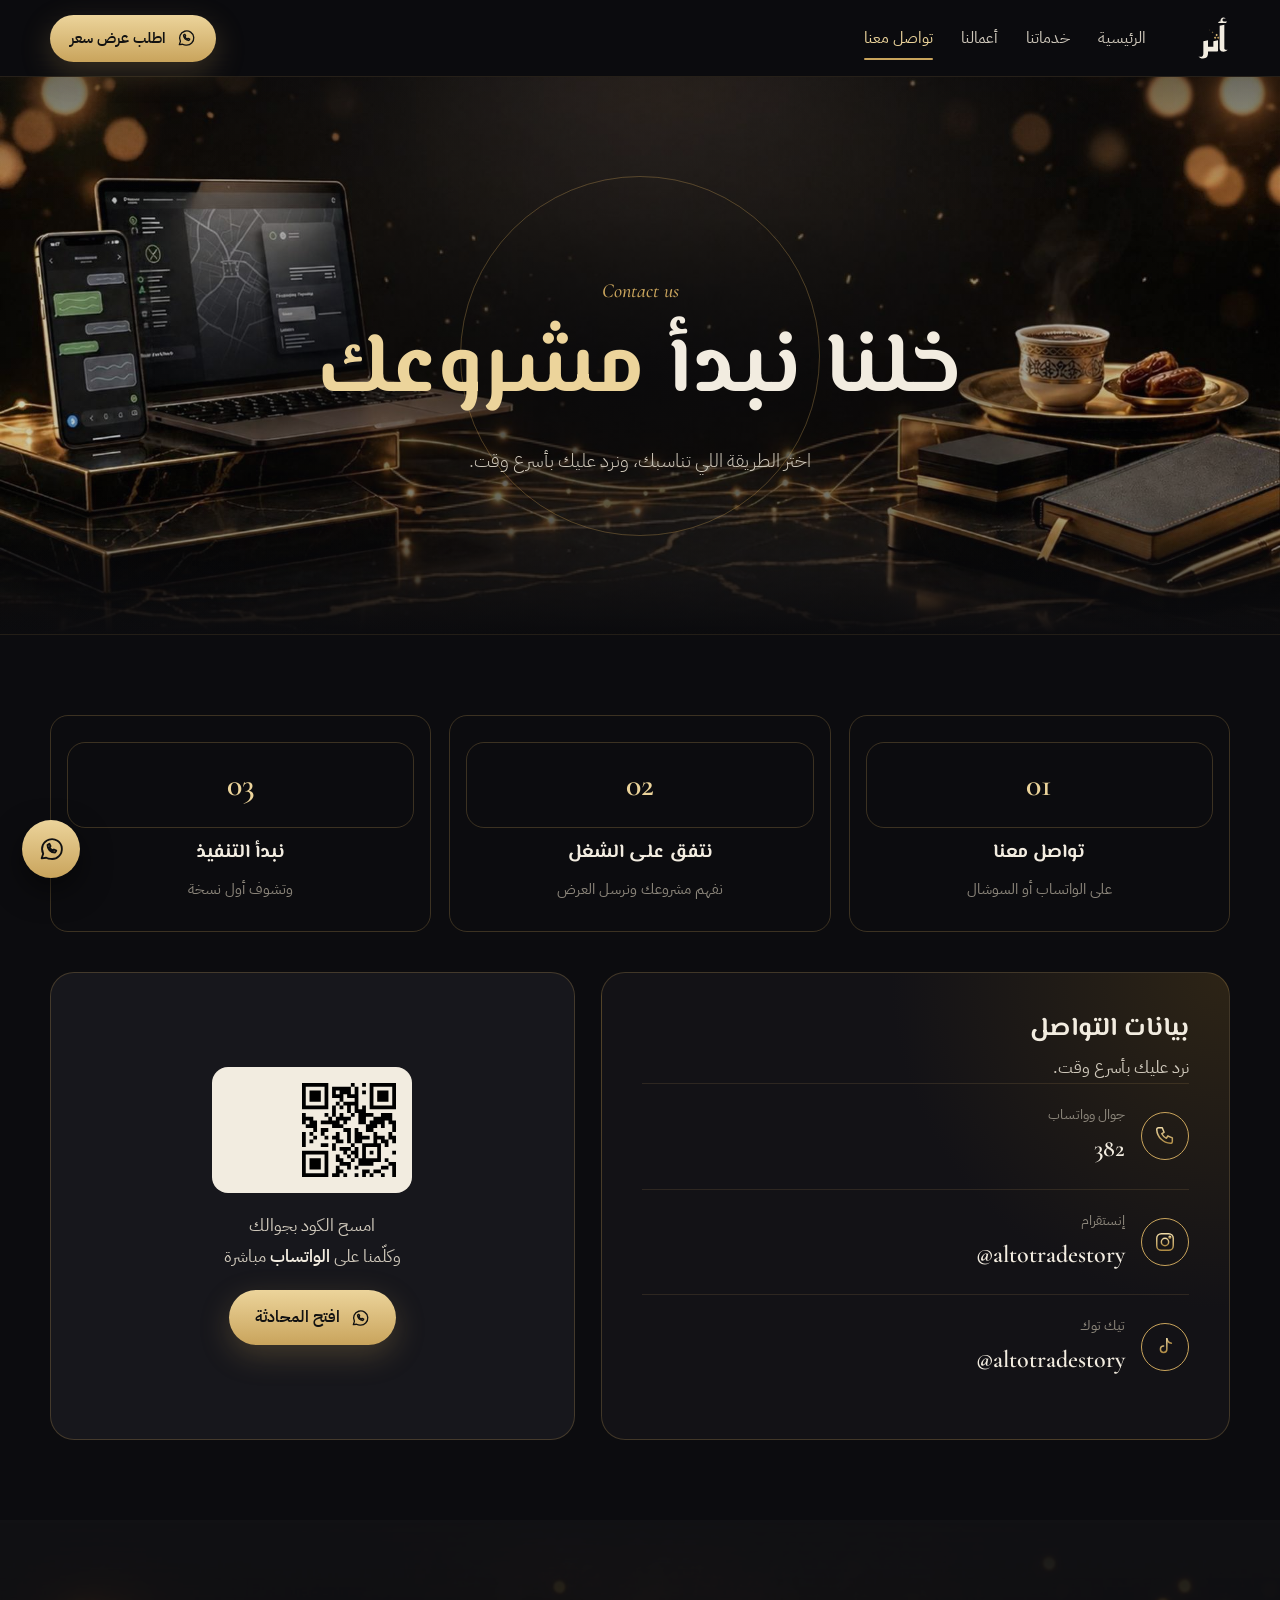
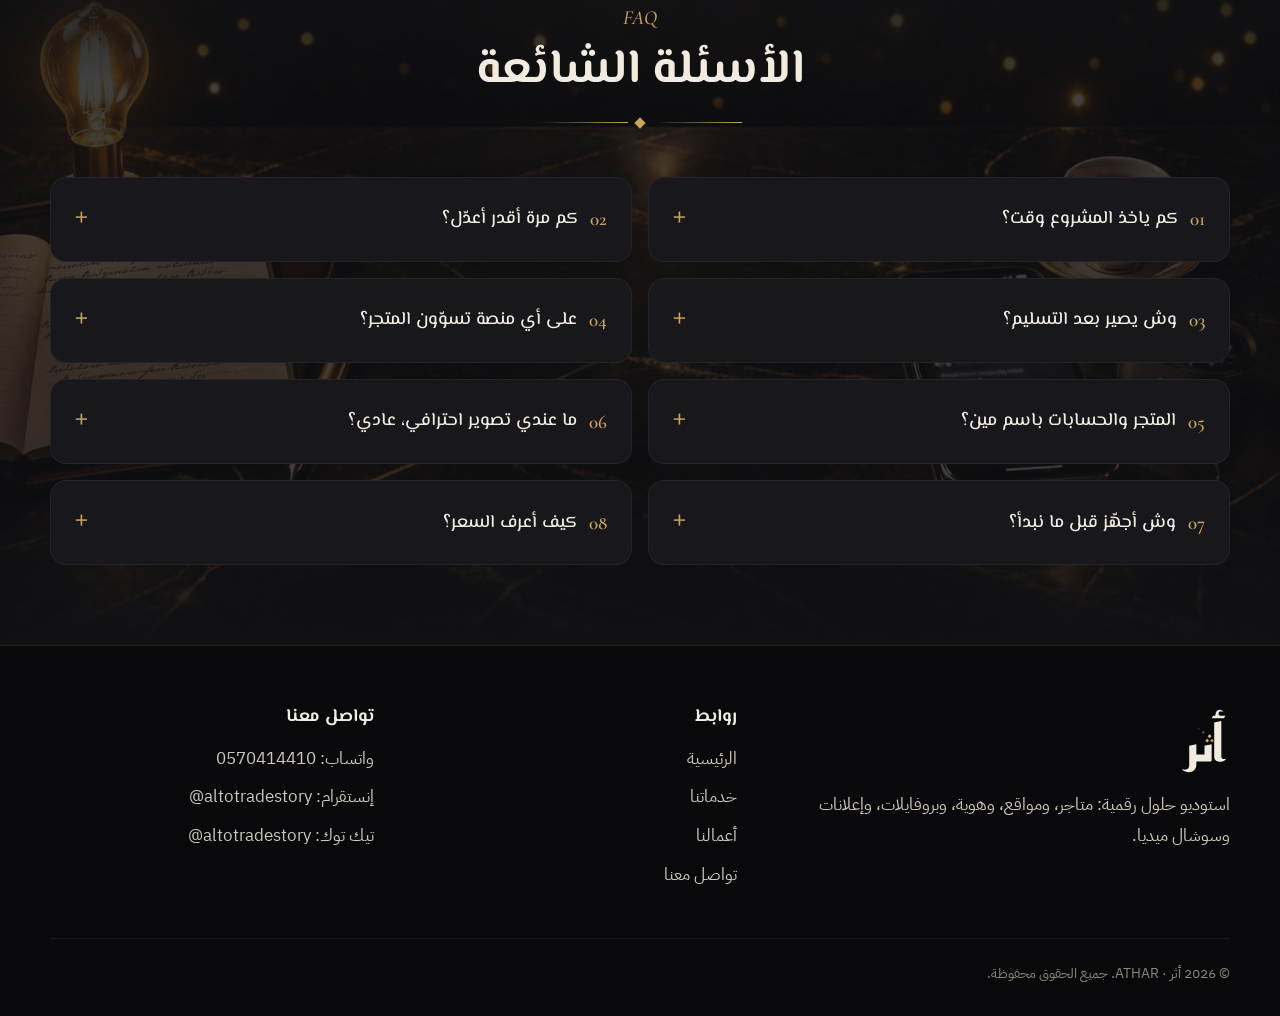
<file: contact.html>
<!doctype html>
<html lang="ar" dir="rtl">
<head>
<meta charset="utf-8">
<meta name="viewport" content="width=device-width, initial-scale=1">
<title>تواصل معنا · أثر</title>
<meta name="description" content="تواصل مع أثر على الواتساب 0570414410 أو إنستقرام وتيك توك @altotradestory.">
<meta property="og:title" content="تواصل معنا · أثر">
<meta property="og:description" content="تواصل مع أثر على الواتساب 0570414410 أو إنستقرام وتيك توك @altotradestory.">
<meta property="og:image" content="img/brand/athar-icon.png">
<link rel="icon" href="img/brand/athar-icon.png">
<link rel="stylesheet" href="style.css?v=12">
</head>
<body class="page-contact">
<svg class="defs" aria-hidden="true"><defs><linearGradient id="g" x1="0" y1="0" x2="0" y2="1"><stop offset="0" stop-color="#f0dba6"/><stop offset="1" stop-color="#b08c45"/></linearGradient></defs></svg>
<header class="top" id="top">
  <div class="wrap">
    <a class="brand" href="index.html" aria-label="أثر"><img src="img/brand/athar-mark-gold.svg" alt="أثر"></a>
    <nav class="nav"><a href="index.html">الرئيسية</a><a href="services.html">خدماتنا</a><a href="work.html">أعمالنا</a><a href="contact.html" class="on">تواصل معنا</a></nav>
    <a class="btn btn-gold" href="https://wa.me/966570414410" target="_blank" rel="noopener"><svg class="" viewBox="0 0 24 24" fill="none" stroke="#111" stroke-width="1.6" stroke-linecap="round" stroke-linejoin="round"><path d="M4 20l1.3-4A8.5 8.5 0 1112 20.5a8.4 8.4 0 01-4.1-1z"/><path d="M9 8.5c0 3.5 2.6 6.5 6.5 6.5l1-1.6-2-1-1 .8c-1.2-.5-2.2-1.5-2.7-2.7l.8-1-1-2z"/></svg>اطلب عرض سعر</a>
    <button class="burger" aria-label="القائمة" onclick="document.getElementById('top').classList.toggle('open')">
      <svg viewBox="0 0 24 24" fill="none" stroke="currentColor" stroke-width="2" stroke-linecap="round"><path d="M4 7h16M4 12h16M4 17h16"/></svg></button>
  </div>
</header>
<main>

<section class="phero"><div class="pbg"></div><div class="rings"><i></i><i></i><i></i></div><div class="wrap"><span class="lab">Contact us</span><h1>خلنا نبدأ <span class="gold">مشروعك</span></h1>
  <p>اختر الطريقة اللي تناسبك، ونرد عليك بأسرع وقت.</p></div></section>

<section><div class="wrap">
  <div class="start3">
    <div class="rv"><div class="k">01</div><b>تواصل معنا</b><span>على الواتساب أو السوشال</span></div>
    <div class="rv"><div class="k">02</div><b>نتفق على الشغل</b><span>نفهم مشروعك ونرسل العرض</span></div>
    <div class="rv"><div class="k">03</div><b>نبدأ التنفيذ</b><span>وتشوف أول نسخة</span></div>
  </div>
  <div class="contact-grid">
    <div class="cbox rv"><h3>بيانات التواصل</h3><p>نرد عليك بأسرع وقت.</p>
      <a class="crow" href="https://wa.me/966570414410" target="_blank" rel="noopener"><span class="ci"><svg class="" viewBox="0 0 24 24" fill="none" stroke="url(#g)" stroke-width="1.6" stroke-linecap="round" stroke-linejoin="round"><path d="M5 3h4l2 5-2.5 1.5a11 11 0 005 5L15 12l5 2v4a2 2 0 01-2 2A16 16 0 013 5a2 2 0 012-2z"/></svg></span><span><span class="k">جوال وواتساب</span><span class="v">0570 414 410</span></span></a>
      <a class="crow" href="https://instagram.com/altotradestory" target="_blank" rel="noopener"><span class="ci"><svg class="" viewBox="0 0 24 24" fill="none" stroke="url(#g)" stroke-width="1.6" stroke-linecap="round" stroke-linejoin="round"><rect x="3" y="3" width="18" height="18" rx="5"/><circle cx="12" cy="12" r="4"/><circle cx="17.3" cy="6.7" r=".9"/></svg></span><span><span class="k">إنستقرام</span><span class="v">@altotradestory</span></span></a>
      <a class="crow" href="https://www.tiktok.com/@altotradestory" target="_blank" rel="noopener"><span class="ci"><svg class="" viewBox="0 0 24 24" fill="none" stroke="url(#g)" stroke-width="1.6" stroke-linecap="round" stroke-linejoin="round"><path d="M14 3v11.5a3.5 3.5 0 11-3.5-3.5"/><path d="M14 3c.5 2.8 2.3 4.5 5 4.8"/></svg></span><span><span class="k">تيك توك</span><span class="v">@altotradestory</span></span></a>
    </div>
    <div class="qrbox rv"><div class="qr"><img src="img/qr_wa.svg" alt="كود واتساب"></div>
      <p>امسح الكود بجوالك<br>وكلّمنا على <b>الواتساب</b> مباشرة</p>
      <a class="btn btn-gold" href="https://wa.me/966570414410" target="_blank" rel="noopener"><svg class="" viewBox="0 0 24 24" fill="none" stroke="#111" stroke-width="1.6" stroke-linecap="round" stroke-linejoin="round"><path d="M4 20l1.3-4A8.5 8.5 0 1112 20.5a8.4 8.4 0 01-4.1-1z"/><path d="M9 8.5c0 3.5 2.6 6.5 6.5 6.5l1-1.6-2-1-1 .8c-1.2-.5-2.2-1.5-2.7-2.7l.8-1-1-2z"/></svg>افتح المحادثة</a></div>
  </div>
</div></section>

<section class="alt sb sb-faq"><div class="wrap">
  <div class="hd center rv"><span class="lab">FAQ</span><h2>الأسئلة الشائعة</h2><div class="rule"><i></i><em></em><i></i></div></div>
  <div class="faq"><details class="rv"><summary><span>01</span>كم ياخذ المشروع وقت؟</summary><p>حسب حجم المشروع. نتفق على المدة من البداية، ونلتزم فيها.</p></details><details class="rv"><summary><span>02</span>كم مرة أقدر أعدّل؟</summary><p>نعدّل مع بعض لين توصل للنتيجة اللي تبيها.</p></details><details class="rv"><summary><span>03</span>وش يصير بعد التسليم؟</summary><p>ندعمك شهر كامل مجاناً بعد التسليم، وبعدها الدعم يكون برسوم.</p></details><details class="rv"><summary><span>04</span>على أي منصة تسوّون المتجر؟</summary><p>على منصة سلة أو زد، حسب اللي يناسب نشاطك.</p></details><details class="rv"><summary><span>05</span>المتجر والحسابات باسم مين؟</summary><p>باسم مؤسستك أو شركتك. المتجر وحسابات السوشال ميديا تتسجّل باسم منشأتك، وتكون ملكك أنت.</p></details><details class="rv"><summary><span>06</span>ما عندي تصوير احترافي، عادي؟</summary><p>عادي. نصوّر منتجاتك، أو نحسّن تصوير الجوال بالذكاء الاصطناعي عشان يطلع احترافي.</p></details><details class="rv"><summary><span>07</span>وش أجهّز قبل ما نبدأ؟</summary><p>الشعار لو موجود، وصور المنتجات وأسعارها، ومعلومات التواصل. والباقي علينا.</p></details><details class="rv"><summary><span>08</span>كيف أعرف السعر؟</summary><p>تواصل معنا على الواتساب، نفهم مشروعك ونرسل لك عرض سعر واضح.</p></details></div>
</div></section>

</main>
<footer>
  <div class="wrap">
    <div class="fgrid">
      <div><img class="flogo" src="img/brand/athar-mark-gold.svg" alt="أثر">
        <p>استوديو حلول رقمية: متاجر، ومواقع، وهوية، وبروفايلات، وإعلانات وسوشال ميديا.</p></div>
      <div><h4>روابط</h4><ul><li><a href="index.html">الرئيسية</a></li><li><a href="services.html">خدماتنا</a></li><li><a href="work.html">أعمالنا</a></li><li><a href="contact.html">تواصل معنا</a></li></ul></div>
      <div><h4>تواصل معنا</h4><ul>
        <li><a href="https://wa.me/966570414410" target="_blank" rel="noopener">واتساب: <span class="ltr">0570414410</span></a></li>
        <li><a href="https://instagram.com/altotradestory" target="_blank" rel="noopener">إنستقرام: <span class="ltr">@altotradestory</span></a></li>
        <li><a href="https://www.tiktok.com/@altotradestory" target="_blank" rel="noopener">تيك توك: <span class="ltr">@altotradestory</span></a></li></ul></div>
    </div>
    <div class="copy"><span>© 2026 أثر · ATHAR. جميع الحقوق محفوظة.</span></div>
  </div>
</footer>
<a class="wa" href="https://wa.me/966570414410" target="_blank" rel="noopener" aria-label="واتساب"><svg class="" viewBox="0 0 24 24" fill="none" stroke="#111" stroke-width="1.6" stroke-linecap="round" stroke-linejoin="round"><path d="M4 20l1.3-4A8.5 8.5 0 1112 20.5a8.4 8.4 0 01-4.1-1z"/><path d="M9 8.5c0 3.5 2.6 6.5 6.5 6.5l1-1.6-2-1-1 .8c-1.2-.5-2.2-1.5-2.7-2.7l.8-1-1-2z"/></svg></a>
<script src="site.js?v=12"></script>
</body>
</html>
</file>
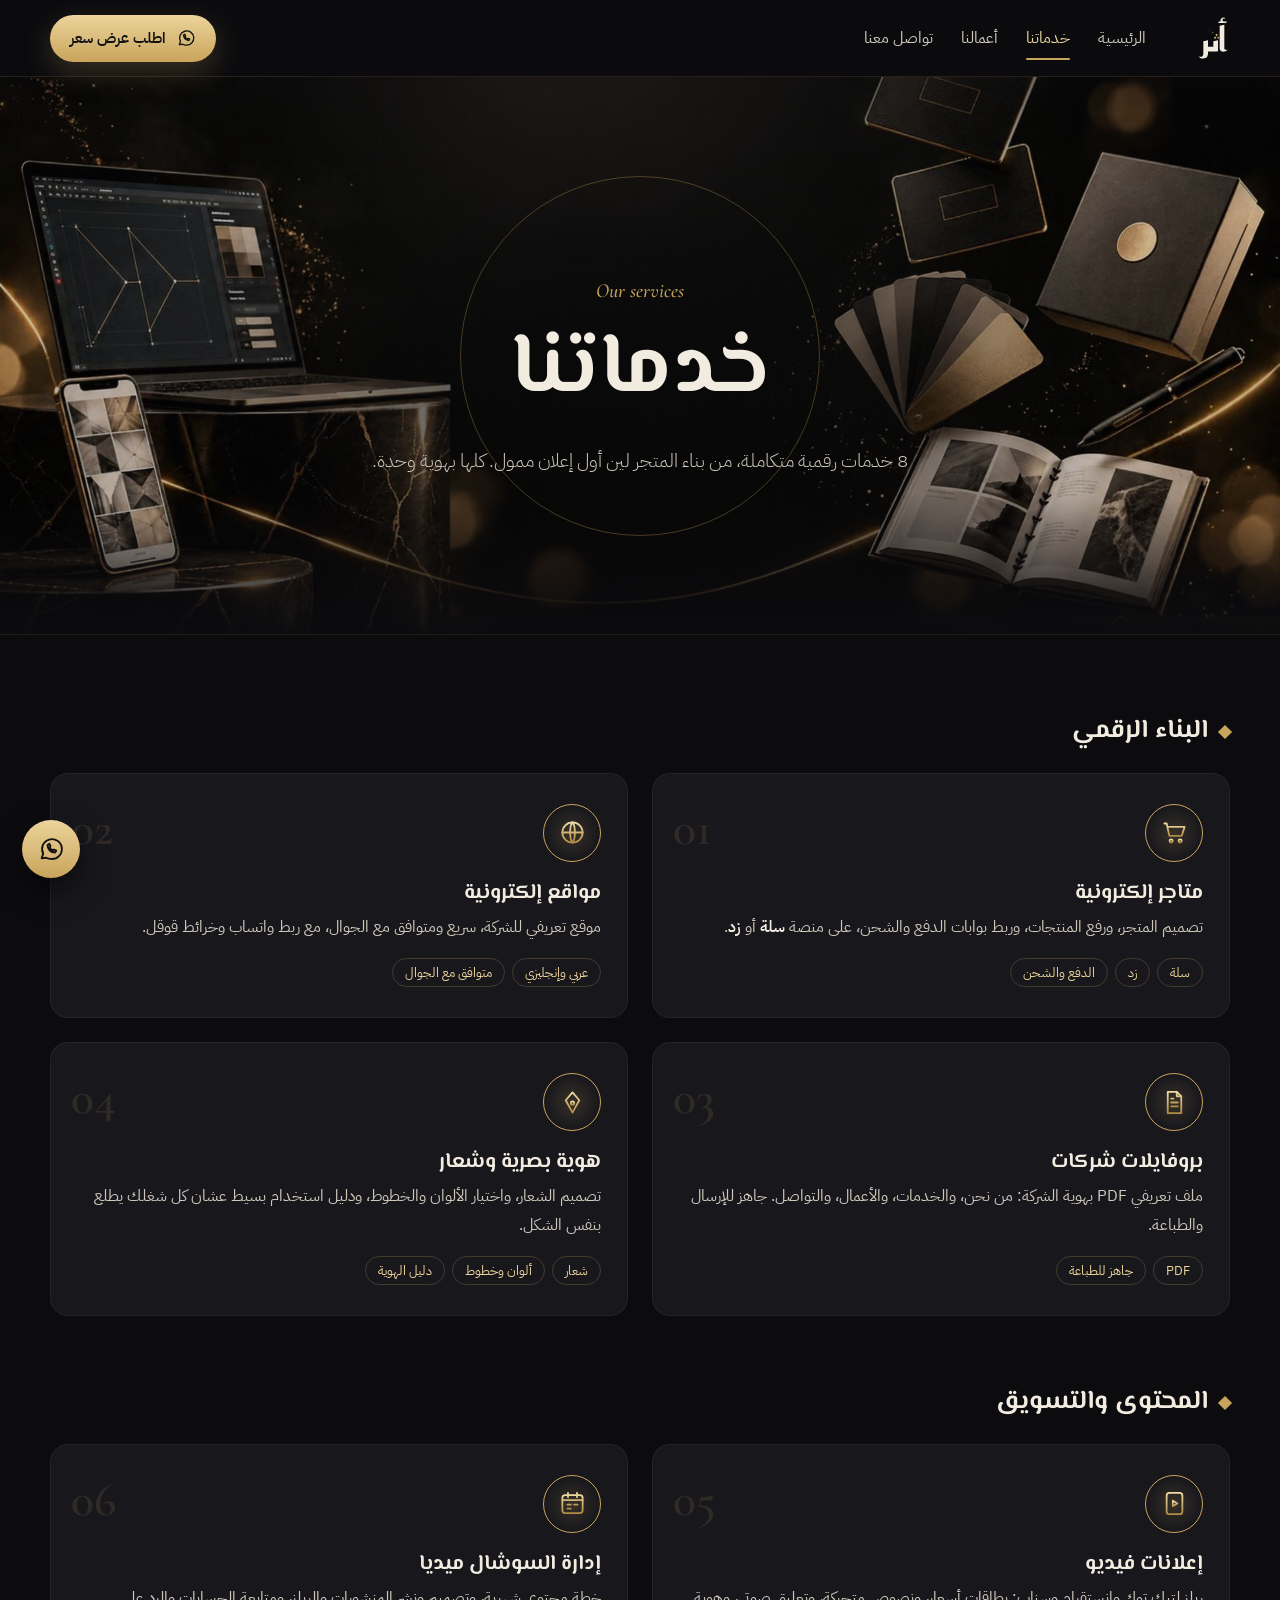
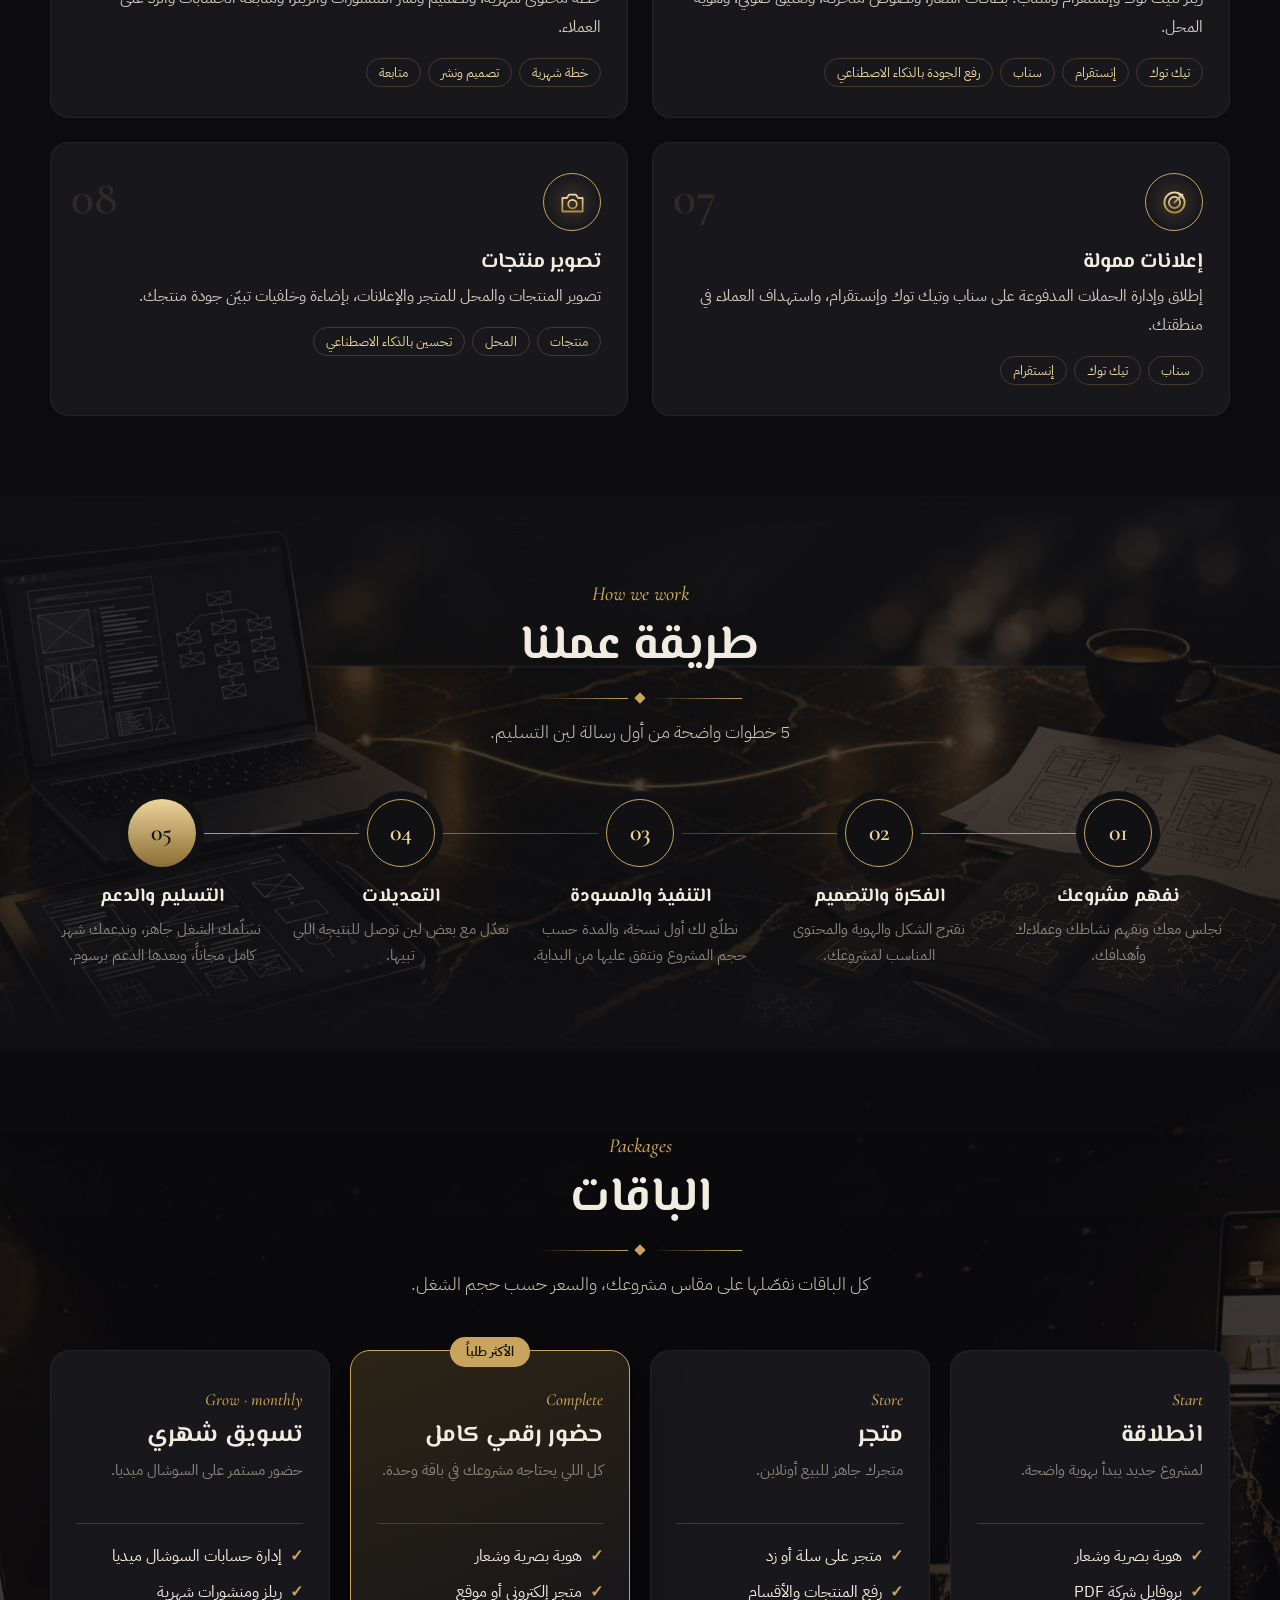
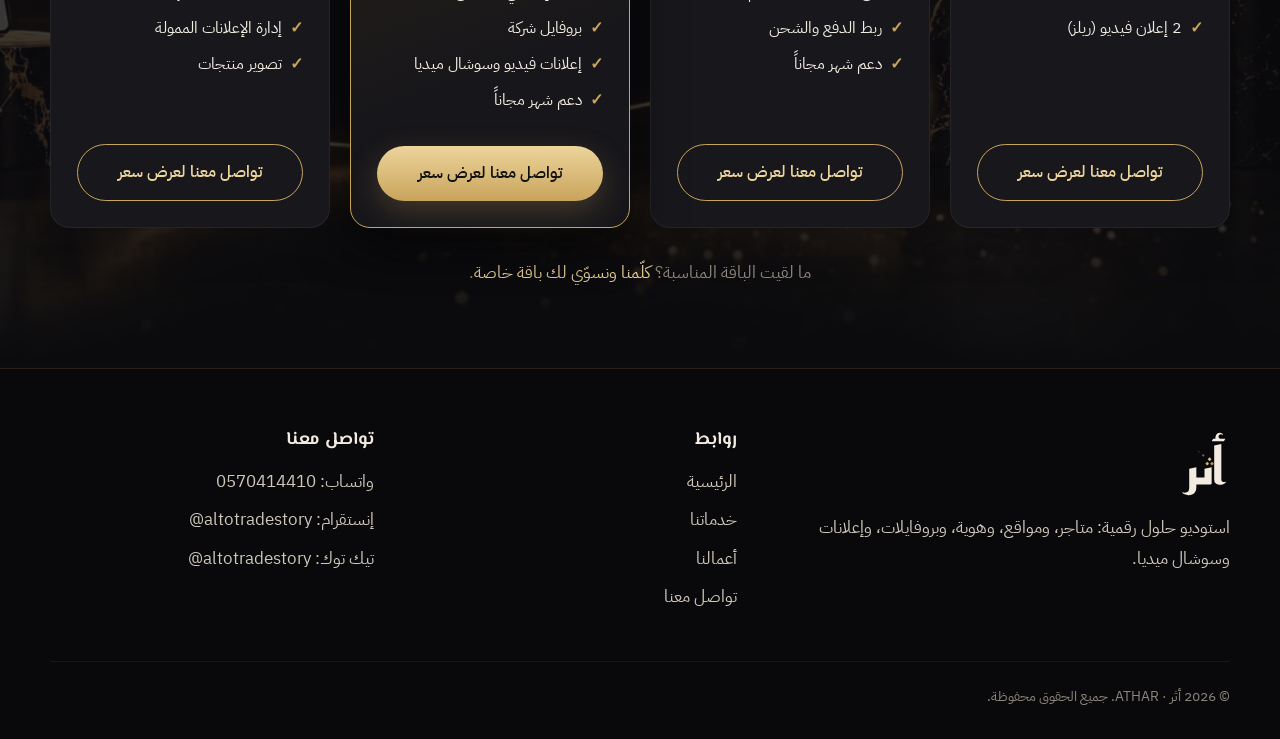
<file: services.html>
<!doctype html>
<html lang="ar" dir="rtl">
<head>
<meta charset="utf-8">
<meta name="viewport" content="width=device-width, initial-scale=1">
<title>خدماتنا والباقات · أثر</title>
<meta name="description" content="8 خدمات رقمية متكاملة وباقات تناسب مشروعك: متاجر، مواقع، هوية، بروفايلات، إعلانات، سوشال ميديا.">
<meta property="og:title" content="خدماتنا والباقات · أثر">
<meta property="og:description" content="8 خدمات رقمية متكاملة وباقات تناسب مشروعك: متاجر، مواقع، هوية، بروفايلات، إعلانات، سوشال ميديا.">
<meta property="og:image" content="img/brand/athar-icon.png">
<link rel="icon" href="img/brand/athar-icon.png">
<link rel="stylesheet" href="style.css?v=12">
</head>
<body class="page-services">
<svg class="defs" aria-hidden="true"><defs><linearGradient id="g" x1="0" y1="0" x2="0" y2="1"><stop offset="0" stop-color="#f0dba6"/><stop offset="1" stop-color="#b08c45"/></linearGradient></defs></svg>
<header class="top" id="top">
  <div class="wrap">
    <a class="brand" href="index.html" aria-label="أثر"><img src="img/brand/athar-mark-gold.svg" alt="أثر"></a>
    <nav class="nav"><a href="index.html">الرئيسية</a><a href="services.html" class="on">خدماتنا</a><a href="work.html">أعمالنا</a><a href="contact.html">تواصل معنا</a></nav>
    <a class="btn btn-gold" href="https://wa.me/966570414410" target="_blank" rel="noopener"><svg class="" viewBox="0 0 24 24" fill="none" stroke="#111" stroke-width="1.6" stroke-linecap="round" stroke-linejoin="round"><path d="M4 20l1.3-4A8.5 8.5 0 1112 20.5a8.4 8.4 0 01-4.1-1z"/><path d="M9 8.5c0 3.5 2.6 6.5 6.5 6.5l1-1.6-2-1-1 .8c-1.2-.5-2.2-1.5-2.7-2.7l.8-1-1-2z"/></svg>اطلب عرض سعر</a>
    <button class="burger" aria-label="القائمة" onclick="document.getElementById('top').classList.toggle('open')">
      <svg viewBox="0 0 24 24" fill="none" stroke="currentColor" stroke-width="2" stroke-linecap="round"><path d="M4 7h16M4 12h16M4 17h16"/></svg></button>
  </div>
</header>
<main>

<section class="phero"><div class="pbg"></div><div class="rings"><i></i><i></i><i></i></div><div class="wrap"><span class="lab">Our services</span><h1>خدماتنا</h1>
  <p>8 خدمات رقمية متكاملة، من بناء المتجر لين أول إعلان ممول. كلها بهوية وحدة.</p></div></section>

<section><div class="wrap">
  <div class="svc-group"><h3 class="rv">البناء الرقمي</h3>
    <div class="svc-grid two"><div class="svc rv"><span class="num">01</span><div class="ic"><svg class="" viewBox="0 0 24 24" fill="none" stroke="url(#g)" stroke-width="1.6" stroke-linecap="round" stroke-linejoin="round"><path d="M3 4h2l2.4 11h11L21 7H6.2"/><circle cx="9" cy="19.5" r="1.4"/><circle cx="17" cy="19.5" r="1.4"/></svg></div><h3>متاجر إلكترونية</h3><p>تصميم المتجر، ورفع المنتجات، وربط بوابات الدفع والشحن، على منصة <b>سلة</b> أو <b>زد</b>.</p><div class="tags"><span>سلة</span><span>زد</span><span>الدفع والشحن</span></div></div><div class="svc rv"><span class="num">02</span><div class="ic"><svg class="" viewBox="0 0 24 24" fill="none" stroke="url(#g)" stroke-width="1.6" stroke-linecap="round" stroke-linejoin="round"><circle cx="12" cy="12" r="9"/><path d="M3 12h18M12 3c2.8 3 2.8 15 0 18M12 3c-2.8 3-2.8 15 0 18"/></svg></div><h3>مواقع إلكترونية</h3><p>موقع تعريفي للشركة، سريع ومتوافق مع الجوال، مع ربط واتساب وخرائط قوقل.</p><div class="tags"><span>عربي وإنجليزي</span><span>متوافق مع الجوال</span></div></div><div class="svc rv"><span class="num">03</span><div class="ic"><svg class="" viewBox="0 0 24 24" fill="none" stroke="url(#g)" stroke-width="1.6" stroke-linecap="round" stroke-linejoin="round"><path d="M6 2.5h8l4 4v15H6z"/><path d="M14 2.5v4h4M9 12h6M9 15.5h6M9 8.5h2"/></svg></div><h3>بروفايلات شركات</h3><p>ملف تعريفي PDF بهوية الشركة: من نحن، والخدمات، والأعمال، والتواصل. جاهز للإرسال والطباعة.</p><div class="tags"><span>PDF</span><span>جاهز للطباعة</span></div></div><div class="svc rv"><span class="num">04</span><div class="ic"><svg class="" viewBox="0 0 24 24" fill="none" stroke="url(#g)" stroke-width="1.6" stroke-linecap="round" stroke-linejoin="round"><path d="M12 3l6 7-6 11-6-11z"/><path d="M12 3v8"/><circle cx="12" cy="12.5" r="1.5"/></svg></div><h3>هوية بصرية وشعار</h3><p>تصميم الشعار، واختيار الألوان والخطوط، ودليل استخدام بسيط عشان كل شغلك يطلع بنفس الشكل.</p><div class="tags"><span>شعار</span><span>ألوان وخطوط</span><span>دليل الهوية</span></div></div></div></div>
  <div class="svc-group" style="margin-bottom:0"><h3 class="rv">المحتوى والتسويق</h3>
    <div class="svc-grid two"><div class="svc rv"><span class="num">05</span><div class="ic"><svg class="" viewBox="0 0 24 24" fill="none" stroke="url(#g)" stroke-width="1.6" stroke-linecap="round" stroke-linejoin="round"><rect x="5" y="2.5" width="14" height="19" rx="2.5"/><path d="M10.5 9.5v5l4-2.5z"/></svg></div><h3>إعلانات فيديو</h3><p>ريلز لتيك توك وإنستقرام وسناب: بطاقات أسعار، ونصوص متحركة، وتعليق صوتي، وهوية المحل.</p><div class="tags"><span>تيك توك</span><span>إنستقرام</span><span>سناب</span><span>رفع الجودة بالذكاء الاصطناعي</span></div></div><div class="svc rv"><span class="num">06</span><div class="ic"><svg class="" viewBox="0 0 24 24" fill="none" stroke="url(#g)" stroke-width="1.6" stroke-linecap="round" stroke-linejoin="round"><rect x="3" y="4.5" width="18" height="16" rx="2.5"/><path d="M3 9h18M8 2.5v4M16 2.5v4M7.5 13h3M13.5 13h3M7.5 16.5h3"/></svg></div><h3>إدارة السوشال ميديا</h3><p>خطة محتوى شهرية، وتصميم ونشر المنشورات والريلز، ومتابعة الحسابات والرد على العملاء.</p><div class="tags"><span>خطة شهرية</span><span>تصميم ونشر</span><span>متابعة</span></div></div><div class="svc rv"><span class="num">07</span><div class="ic"><svg class="" viewBox="0 0 24 24" fill="none" stroke="url(#g)" stroke-width="1.6" stroke-linecap="round" stroke-linejoin="round"><circle cx="12" cy="12" r="9"/><circle cx="12" cy="12" r="5"/><path d="M12 12l7-7M16 5h3v3"/></svg></div><h3>إعلانات ممولة</h3><p>إطلاق وإدارة الحملات المدفوعة على سناب وتيك توك وإنستقرام، واستهداف العملاء في منطقتك.</p><div class="tags"><span>سناب</span><span>تيك توك</span><span>إنستقرام</span></div></div><div class="svc rv"><span class="num">08</span><div class="ic"><svg class="" viewBox="0 0 24 24" fill="none" stroke="url(#g)" stroke-width="1.6" stroke-linecap="round" stroke-linejoin="round"><path d="M3 8h4l2-3h6l2 3h4v12H3z"/><circle cx="12" cy="13.5" r="3.8"/></svg></div><h3>تصوير منتجات</h3><p>تصوير المنتجات والمحل للمتجر والإعلانات، بإضاءة وخلفيات تبيّن جودة منتجك.</p><div class="tags"><span>منتجات</span><span>المحل</span><span>تحسين بالذكاء الاصطناعي</span></div></div></div></div>
</div></section>

<section class="alt sb sb-process"><div class="wrap">
  <div class="hd center rv"><span class="lab">How we work</span><h2>طريقة عملنا</h2><div class="rule"><i></i><em></em><i></i></div><p>5 خطوات واضحة من أول رسالة لين التسليم.</p></div>
  <div class="steps"><div class="step rv"><div class="n2">01</div><div><h4>نفهم مشروعك</h4><p>نجلس معك ونفهم نشاطك وعملاءك وأهدافك.</p></div></div><div class="step rv"><div class="n2">02</div><div><h4>الفكرة والتصميم</h4><p>نقترح الشكل والهوية والمحتوى المناسب لمشروعك.</p></div></div><div class="step rv"><div class="n2">03</div><div><h4>التنفيذ والمسودة</h4><p>نطلّع لك أول نسخة، والمدة حسب حجم المشروع ونتفق عليها من البداية.</p></div></div><div class="step rv"><div class="n2">04</div><div><h4>التعديلات</h4><p>نعدّل مع بعض لين توصل للنتيجة اللي تبيها.</p></div></div><div class="step rv hl"><div class="n2">05</div><div><h4>التسليم والدعم</h4><p>نسلّمك الشغل جاهز، وندعمك شهر كامل مجاناً، وبعدها الدعم برسوم.</p></div></div></div>
</div></section>

<section class="glow sb sb-pkg"><div class="wrap">
  <div class="hd center rv"><span class="lab">Packages</span><h2>الباقات</h2><div class="rule"><i></i><em></em><i></i></div><p>كل الباقات نفصّلها على مقاس مشروعك، والسعر حسب حجم الشغل.</p></div>
  <div class="pkgs"><div class="pkg rv"><div class="lv">Start</div><h3>انطلاقة</h3><div class="d">لمشروع جديد يبدأ بهوية واضحة.</div><ul><li>هوية بصرية وشعار</li><li>بروفايل شركة PDF</li><li>2 إعلان فيديو (ريلز)</li></ul><a class="btn btn-line" href="https://wa.me/966570414410?text=انطلاقة" target="_blank" rel="noopener">تواصل معنا لعرض سعر</a></div><div class="pkg rv"><div class="lv">Store</div><h3>متجر</h3><div class="d">متجرك جاهز للبيع أونلاين.</div><ul><li>متجر على سلة أو زد</li><li>رفع المنتجات والأقسام</li><li>ربط الدفع والشحن</li><li>دعم شهر مجاناً</li></ul><a class="btn btn-line" href="https://wa.me/966570414410?text=متجر" target="_blank" rel="noopener">تواصل معنا لعرض سعر</a></div><div class="pkg hot rv"><span class="rib">الأكثر طلباً</span><div class="lv">Complete</div><h3>حضور رقمي كامل</h3><div class="d">كل اللي يحتاجه مشروعك في باقة وحدة.</div><ul><li>هوية بصرية وشعار</li><li>متجر إلكتروني أو موقع</li><li>بروفايل شركة</li><li>إعلانات فيديو وسوشال ميديا</li><li>دعم شهر مجاناً</li></ul><a class="btn btn-gold" href="https://wa.me/966570414410?text=حضور رقمي كامل" target="_blank" rel="noopener">تواصل معنا لعرض سعر</a></div><div class="pkg rv"><div class="lv">Grow · monthly</div><h3>تسويق شهري</h3><div class="d">حضور مستمر على السوشال ميديا.</div><ul><li>إدارة حسابات السوشال ميديا</li><li>ريلز ومنشورات شهرية</li><li>إدارة الإعلانات الممولة</li><li>تصوير منتجات</li></ul><a class="btn btn-line" href="https://wa.me/966570414410?text=تسويق شهري" target="_blank" rel="noopener">تواصل معنا لعرض سعر</a></div></div>
  <p class="note">ما لقيت الباقة المناسبة؟ <a class="gold" href="https://wa.me/966570414410" target="_blank" rel="noopener">كلّمنا ونسوّي لك باقة خاصة</a>.</p>
</div></section>


</main>
<footer>
  <div class="wrap">
    <div class="fgrid">
      <div><img class="flogo" src="img/brand/athar-mark-gold.svg" alt="أثر">
        <p>استوديو حلول رقمية: متاجر، ومواقع، وهوية، وبروفايلات، وإعلانات وسوشال ميديا.</p></div>
      <div><h4>روابط</h4><ul><li><a href="index.html">الرئيسية</a></li><li><a href="services.html">خدماتنا</a></li><li><a href="work.html">أعمالنا</a></li><li><a href="contact.html">تواصل معنا</a></li></ul></div>
      <div><h4>تواصل معنا</h4><ul>
        <li><a href="https://wa.me/966570414410" target="_blank" rel="noopener">واتساب: <span class="ltr">0570414410</span></a></li>
        <li><a href="https://instagram.com/altotradestory" target="_blank" rel="noopener">إنستقرام: <span class="ltr">@altotradestory</span></a></li>
        <li><a href="https://www.tiktok.com/@altotradestory" target="_blank" rel="noopener">تيك توك: <span class="ltr">@altotradestory</span></a></li></ul></div>
    </div>
    <div class="copy"><span>© 2026 أثر · ATHAR. جميع الحقوق محفوظة.</span></div>
  </div>
</footer>
<a class="wa" href="https://wa.me/966570414410" target="_blank" rel="noopener" aria-label="واتساب"><svg class="" viewBox="0 0 24 24" fill="none" stroke="#111" stroke-width="1.6" stroke-linecap="round" stroke-linejoin="round"><path d="M4 20l1.3-4A8.5 8.5 0 1112 20.5a8.4 8.4 0 01-4.1-1z"/><path d="M9 8.5c0 3.5 2.6 6.5 6.5 6.5l1-1.6-2-1-1 .8c-1.2-.5-2.2-1.5-2.7-2.7l.8-1-1-2z"/></svg></a>
<script src="site.js?v=12"></script>
</body>
</html>
</file>
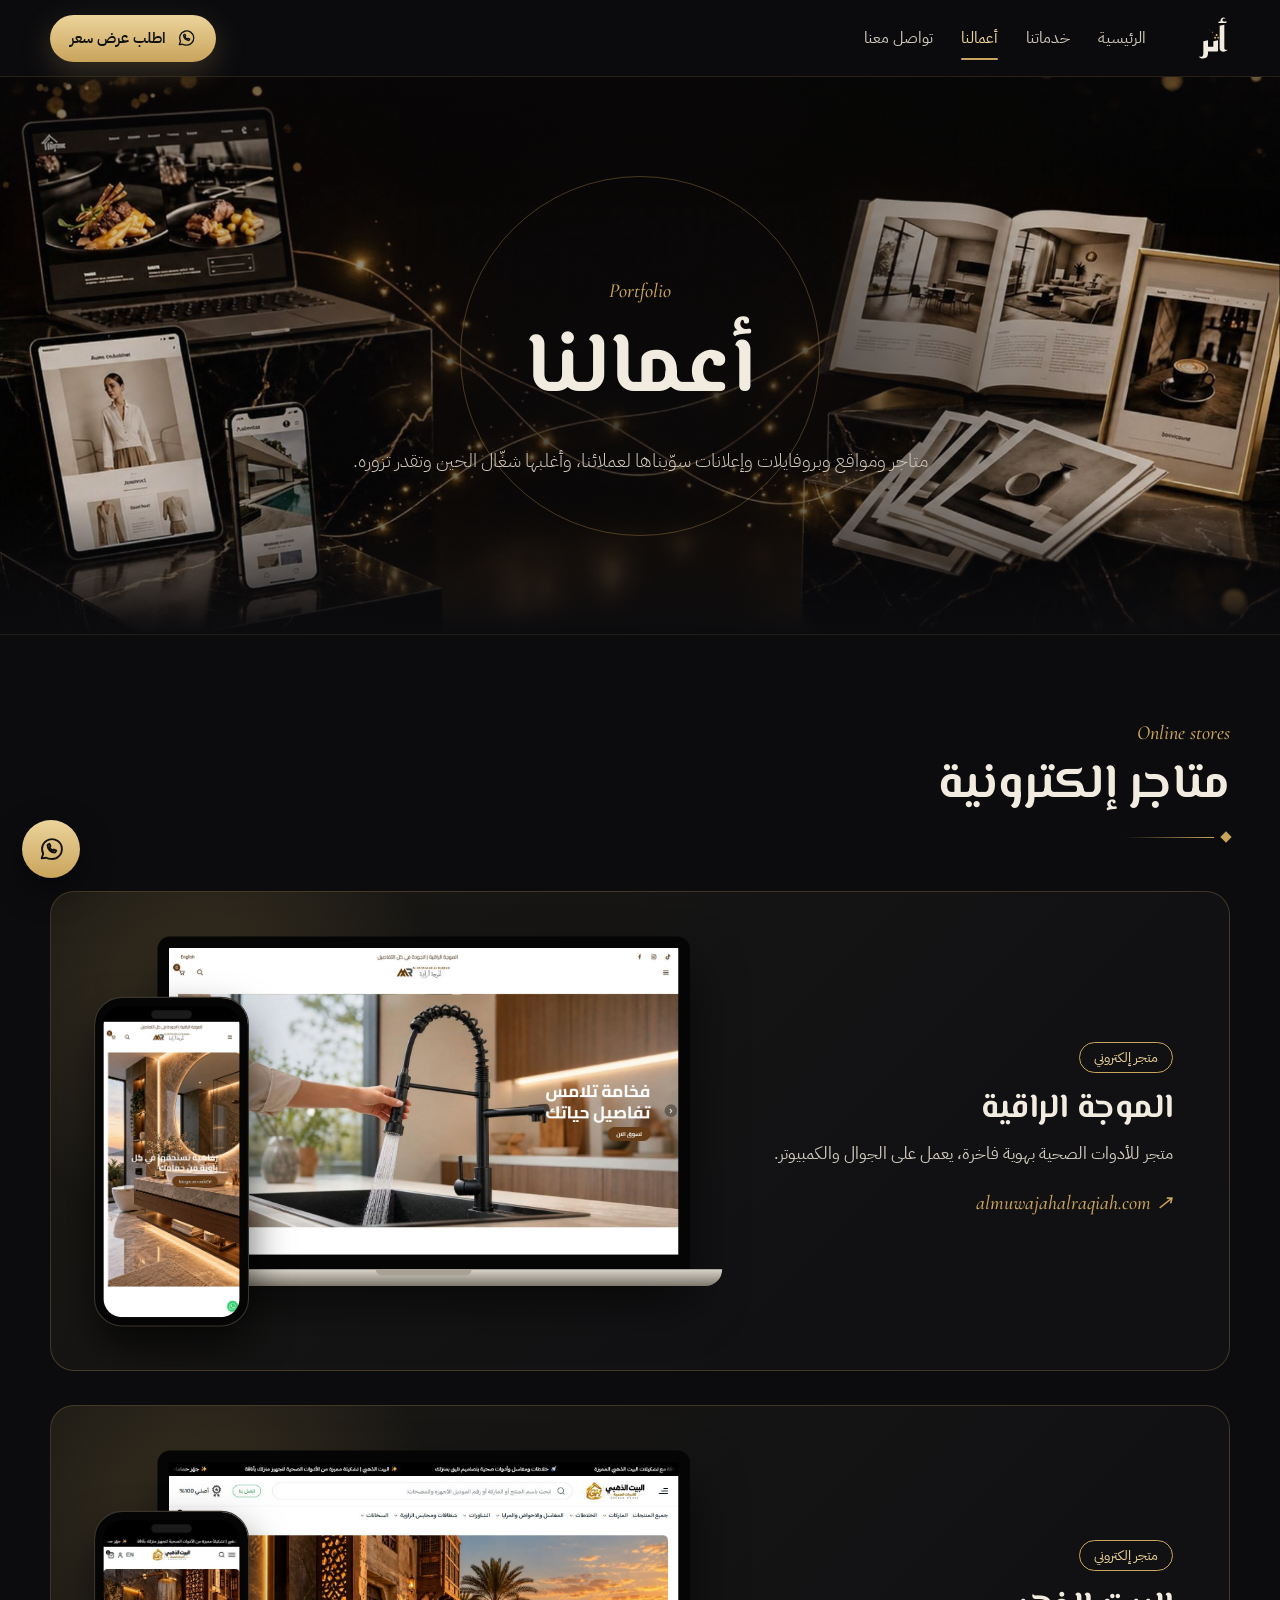
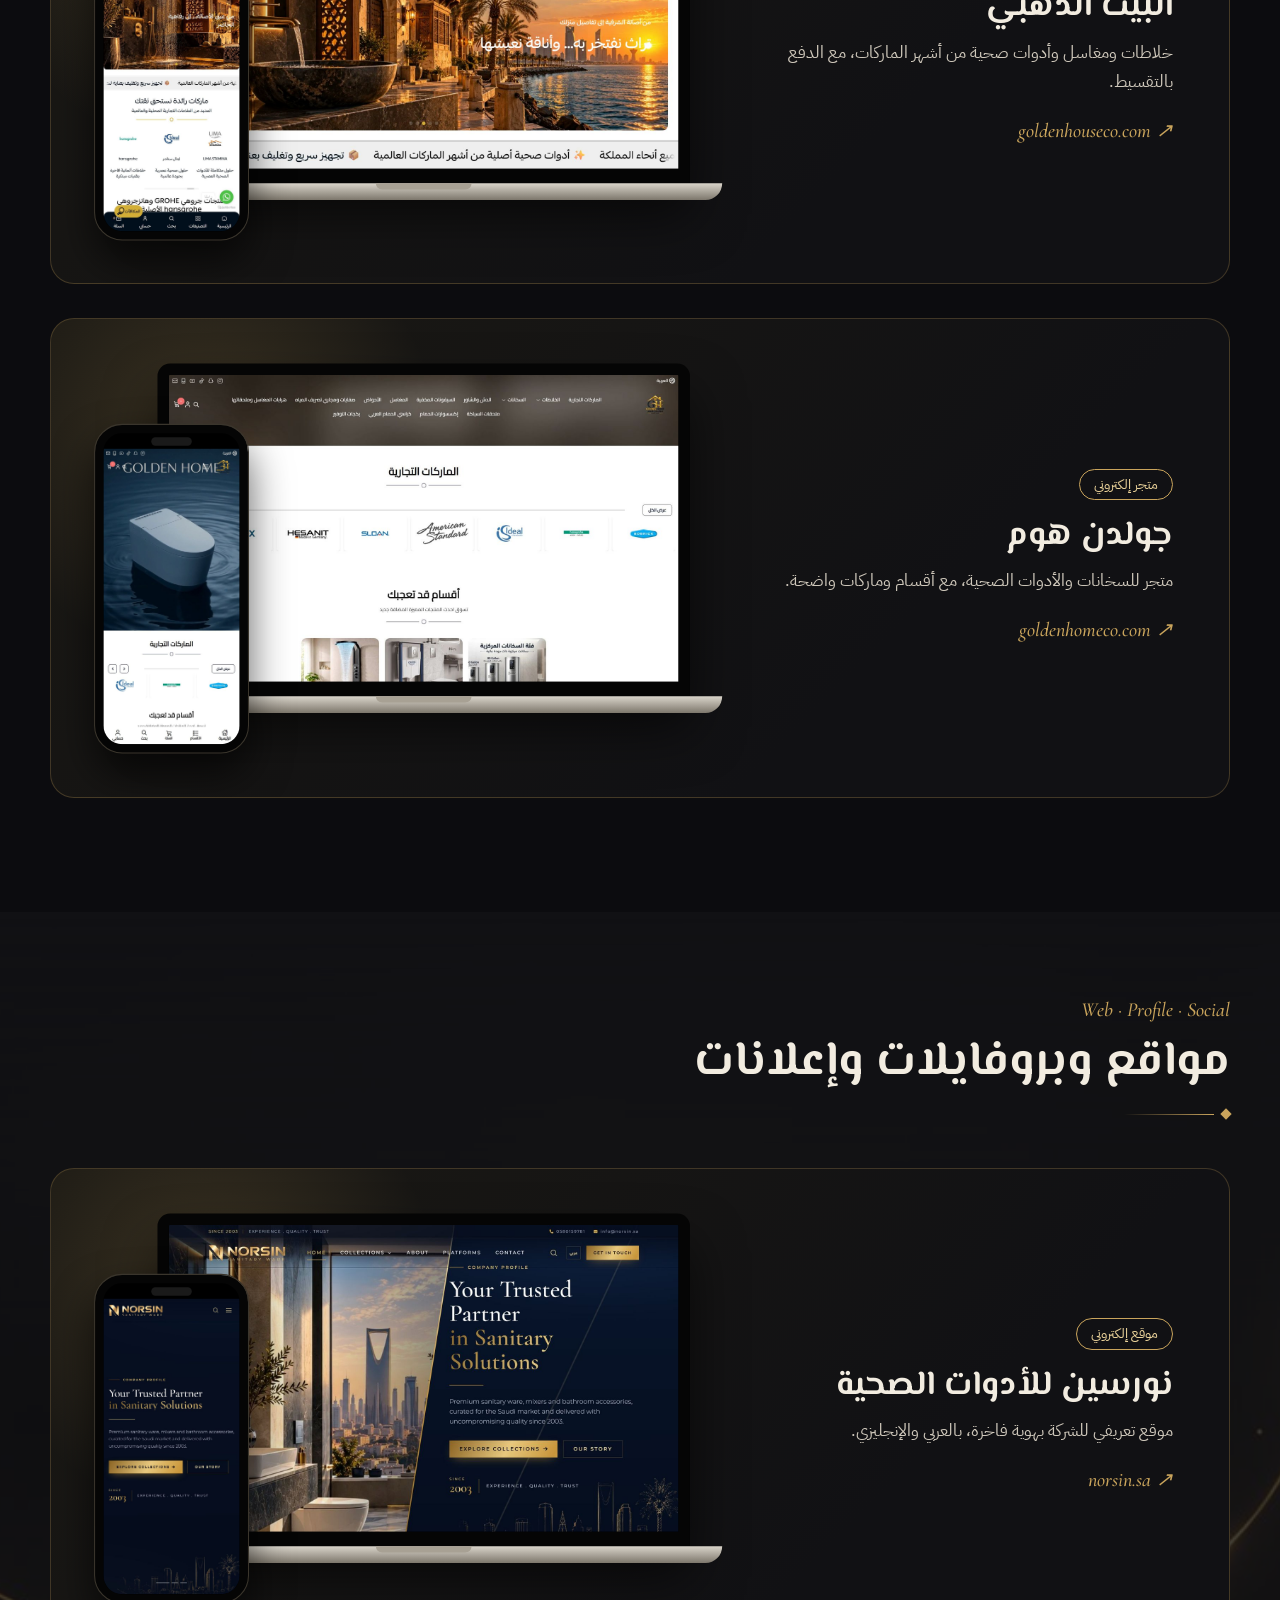
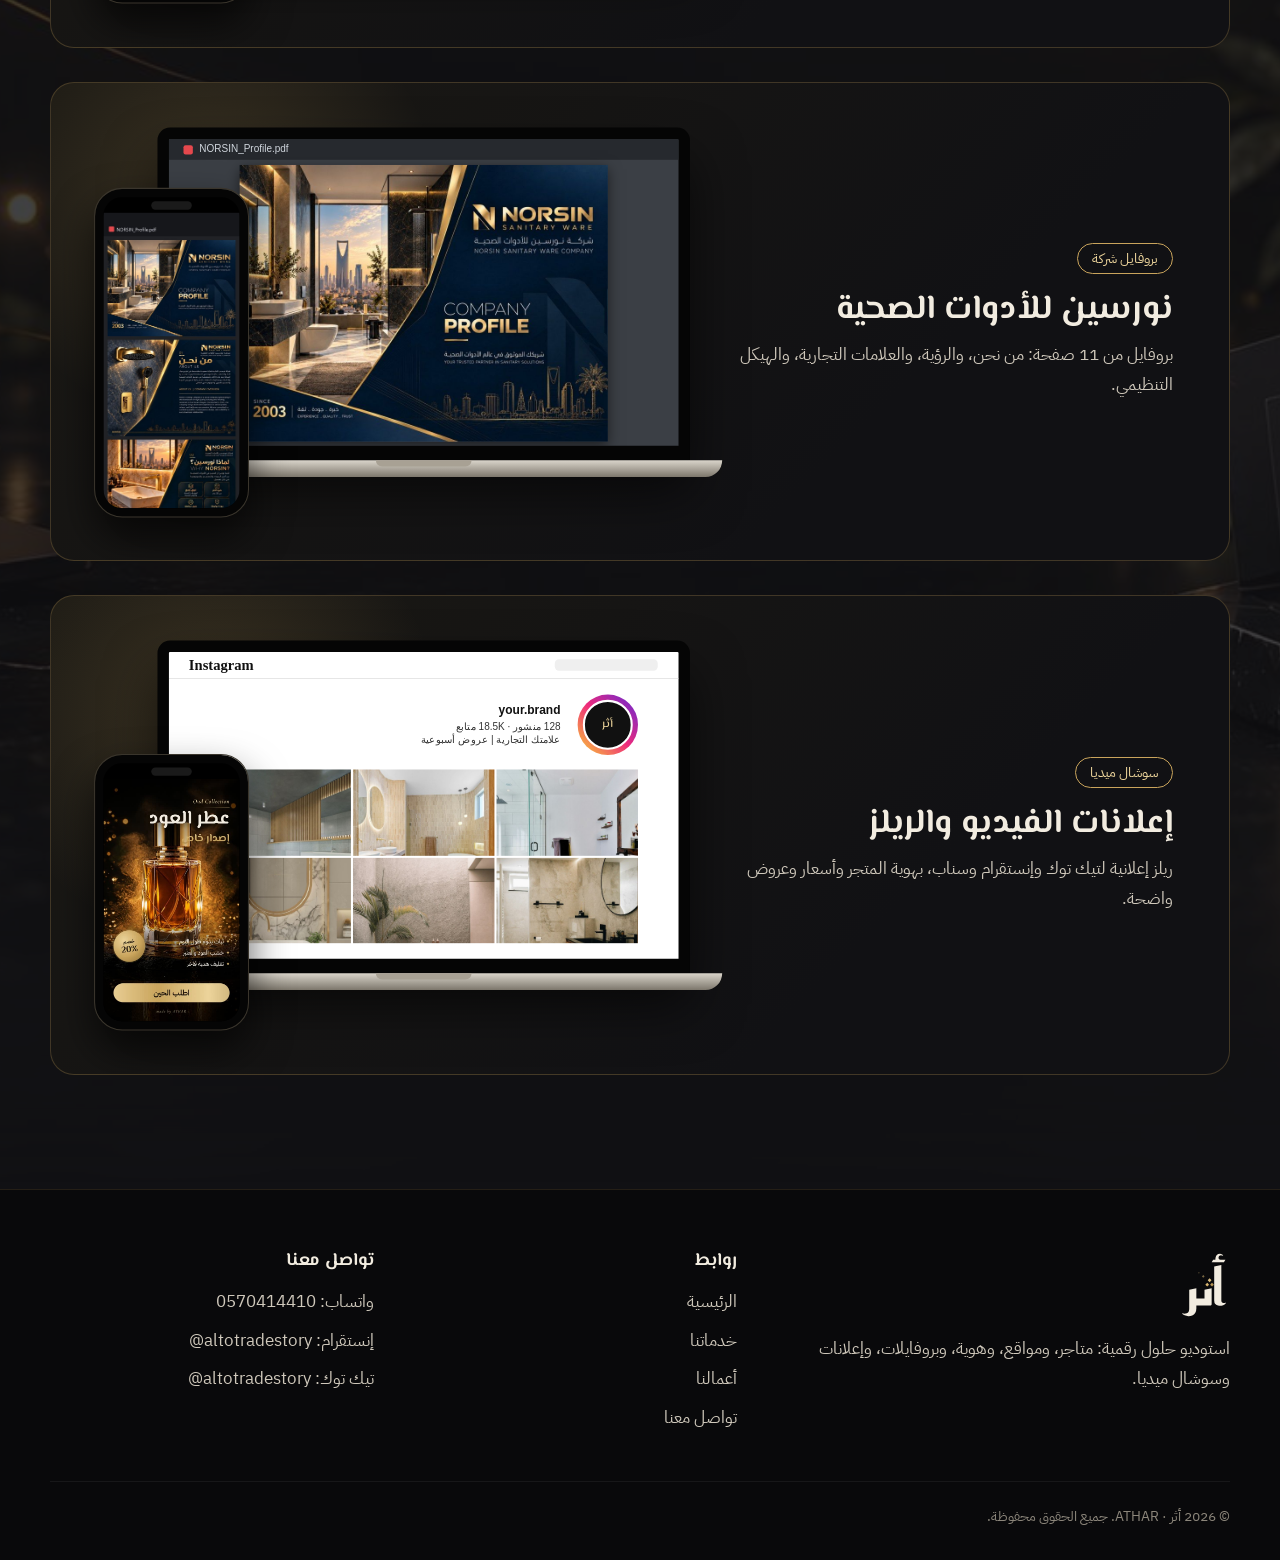
<file: work.html>
<!doctype html>
<html lang="ar" dir="rtl">
<head>
<meta charset="utf-8">
<meta name="viewport" content="width=device-width, initial-scale=1">
<title>أعمالنا · أثر</title>
<meta name="description" content="متاجر ومواقع وبروفايلات وإعلانات سوّتها أثر لعملائها.">
<meta property="og:title" content="أعمالنا · أثر">
<meta property="og:description" content="متاجر ومواقع وبروفايلات وإعلانات سوّتها أثر لعملائها.">
<meta property="og:image" content="img/brand/athar-icon.png">
<link rel="icon" href="img/brand/athar-icon.png">
<link rel="stylesheet" href="style.css?v=12">
</head>
<body class="page-work">
<svg class="defs" aria-hidden="true"><defs><linearGradient id="g" x1="0" y1="0" x2="0" y2="1"><stop offset="0" stop-color="#f0dba6"/><stop offset="1" stop-color="#b08c45"/></linearGradient></defs></svg>
<header class="top" id="top">
  <div class="wrap">
    <a class="brand" href="index.html" aria-label="أثر"><img src="img/brand/athar-mark-gold.svg" alt="أثر"></a>
    <nav class="nav"><a href="index.html">الرئيسية</a><a href="services.html">خدماتنا</a><a href="work.html" class="on">أعمالنا</a><a href="contact.html">تواصل معنا</a></nav>
    <a class="btn btn-gold" href="https://wa.me/966570414410" target="_blank" rel="noopener"><svg class="" viewBox="0 0 24 24" fill="none" stroke="#111" stroke-width="1.6" stroke-linecap="round" stroke-linejoin="round"><path d="M4 20l1.3-4A8.5 8.5 0 1112 20.5a8.4 8.4 0 01-4.1-1z"/><path d="M9 8.5c0 3.5 2.6 6.5 6.5 6.5l1-1.6-2-1-1 .8c-1.2-.5-2.2-1.5-2.7-2.7l.8-1-1-2z"/></svg>اطلب عرض سعر</a>
    <button class="burger" aria-label="القائمة" onclick="document.getElementById('top').classList.toggle('open')">
      <svg viewBox="0 0 24 24" fill="none" stroke="currentColor" stroke-width="2" stroke-linecap="round"><path d="M4 7h16M4 12h16M4 17h16"/></svg></button>
  </div>
</header>
<main>

<section class="phero"><div class="pbg"></div><div class="rings"><i></i><i></i><i></i></div><div class="wrap"><span class="lab">Portfolio</span><h1>أعمالنا</h1>
  <p>متاجر ومواقع وبروفايلات وإعلانات سوّيناها لعملائنا، وأغلبها شغّال الحين وتقدر تزوره.</p></div></section>

<section><div class="wrap">
  <div class="hd rv"><span class="lab">Online stores</span><h2>متاجر إلكترونية</h2><div class="rule"><em></em><i></i></div></div>
  <div class="proj rv"><div class="ptxt"><span class="pk">متجر إلكتروني</span><h3>الموجة الراقية</h3><p>متجر للأدوات الصحية بهوية فاخرة، يعمل على الجوال والكمبيوتر.</p><a class="purl" href="https://almuwajahalraqiah.com/" target="_blank" rel="noopener">almuwajahalraqiah.com ↗</a></div><div class="mock"><div class="laptop"><div class="scr"><img src="img/d_mawja.jpg?v=2" alt=""></div><div class="base"></div></div><div class="phone"><img src="img/m_mawja.jpg?v=12" alt=""></div></div></div><div class="proj rv"><div class="ptxt"><span class="pk">متجر إلكتروني</span><h3>البيت الذهبي</h3><p>خلاطات ومغاسل وأدوات صحية من أشهر الماركات، مع الدفع بالتقسيط.</p><a class="purl" href="https://goldenhouseco.com/" target="_blank" rel="noopener">goldenhouseco.com ↗</a></div><div class="mock"><div class="laptop"><div class="scr"><img src="img/d_goldenhouse.jpg?v=2" alt=""></div><div class="base"></div></div><div class="phone"><img src="img/m_goldenhouse.jpg?v=12" alt=""></div></div></div><div class="proj rv"><div class="ptxt"><span class="pk">متجر إلكتروني</span><h3>جولدن هوم</h3><p>متجر للسخانات والأدوات الصحية، مع أقسام وماركات واضحة.</p><a class="purl" href="https://goldenhomeco.com/ar" target="_blank" rel="noopener">goldenhomeco.com ↗</a></div><div class="mock"><div class="laptop"><div class="scr"><img src="img/d_goldenhome.jpg?v=2" alt=""></div><div class="base"></div></div><div class="phone"><img src="img/m_goldenhome.jpg?v=12" alt=""></div></div></div>
</div></section>

<section class="alt sb sb-home"><div class="wrap">
  <div class="hd rv"><span class="lab">Web · Profile · Social</span><h2>مواقع وبروفايلات وإعلانات</h2><div class="rule"><em></em><i></i></div></div>
  <div class="proj rv"><div class="ptxt"><span class="pk">موقع إلكتروني</span><h3>نورسين للأدوات الصحية</h3><p>موقع تعريفي للشركة بهوية فاخرة، بالعربي والإنجليزي.</p><a class="purl" href="https://norsin.sa" target="_blank" rel="noopener">norsin.sa ↗</a></div><div class="mock"><div class="laptop"><div class="scr"><img src="img/d_norsin.jpg?v=2" alt=""></div><div class="base"></div></div><div class="phone"><img src="img/m_norsin.jpg?v=12" alt=""></div></div></div>
  <div class="proj rv"><div class="ptxt"><span class="pk">بروفايل شركة</span><h3>نورسين للأدوات الصحية</h3><p>بروفايل من 11 صفحة: من نحن، والرؤية، والعلامات التجارية، والهيكل التنظيمي.</p></div><div class="mock"><div class="laptop"><div class="scr pdfv"><div class="pdfbar"><span></span>NORSIN_Profile.pdf</div><img src="img/norsin_p0.jpg" alt=""></div><div class="base"></div></div><div class="phone"><img src="img/m_norsin_profile.jpg" alt=""></div></div></div>
  <div class="proj rv"><div class="ptxt"><span class="pk">سوشال ميديا</span><h3>إعلانات الفيديو والريلز</h3><p>ريلز إعلانية لتيك توك وإنستقرام وسناب، بهوية المتجر وأسعار وعروض واضحة.</p></div><div class="mock"><div class="laptop"><div class="scr ig"><div class="ig-top"><b>Instagram</b><i></i></div><div class="ig-prof"><div class="ig-av"><span>أثر</span></div><div class="ig-info"><b>your.brand</b><span>128 منشور · ‎18.5K متابع</span><span>علامتك التجارية | عروض أسبوعية</span></div></div><div class="ig-grid"><img src="img/social/post1.jpg" alt=""><img src="img/social/post2.jpg" alt=""><img src="img/social/post3.jpg" alt=""><img src="img/social/post4.jpg" alt=""><img src="img/social/post5.jpg" alt=""><img src="img/social/post6.jpg" alt=""></div></div><div class="base"></div></div><div class="phone reel live-reel"><video src="video/ad_perfume.mp4" poster="video/ad_perfume.jpg" muted loop autoplay playsinline preload="metadata"></video></div></div></div>
</div></section>


</main>
<footer>
  <div class="wrap">
    <div class="fgrid">
      <div><img class="flogo" src="img/brand/athar-mark-gold.svg" alt="أثر">
        <p>استوديو حلول رقمية: متاجر، ومواقع، وهوية، وبروفايلات، وإعلانات وسوشال ميديا.</p></div>
      <div><h4>روابط</h4><ul><li><a href="index.html">الرئيسية</a></li><li><a href="services.html">خدماتنا</a></li><li><a href="work.html">أعمالنا</a></li><li><a href="contact.html">تواصل معنا</a></li></ul></div>
      <div><h4>تواصل معنا</h4><ul>
        <li><a href="https://wa.me/966570414410" target="_blank" rel="noopener">واتساب: <span class="ltr">0570414410</span></a></li>
        <li><a href="https://instagram.com/altotradestory" target="_blank" rel="noopener">إنستقرام: <span class="ltr">@altotradestory</span></a></li>
        <li><a href="https://www.tiktok.com/@altotradestory" target="_blank" rel="noopener">تيك توك: <span class="ltr">@altotradestory</span></a></li></ul></div>
    </div>
    <div class="copy"><span>© 2026 أثر · ATHAR. جميع الحقوق محفوظة.</span></div>
  </div>
</footer>
<a class="wa" href="https://wa.me/966570414410" target="_blank" rel="noopener" aria-label="واتساب"><svg class="" viewBox="0 0 24 24" fill="none" stroke="#111" stroke-width="1.6" stroke-linecap="round" stroke-linejoin="round"><path d="M4 20l1.3-4A8.5 8.5 0 1112 20.5a8.4 8.4 0 01-4.1-1z"/><path d="M9 8.5c0 3.5 2.6 6.5 6.5 6.5l1-1.6-2-1-1 .8c-1.2-.5-2.2-1.5-2.7-2.7l.8-1-1-2z"/></svg></a>
<script src="site.js?v=12"></script>
</body>
</html>
</file>
<file: style.css>
﻿@import url("fonts/fonts.css");

:root {
  --bg: #0c0c0f; --bg2: #111114; --card: #17171c; --card2: #1f1f25;
  --gold: #c9a45c; --gold2: #ecd49b; --gold3: #8a6d33;
  --ivory: #f2ece0; --text: #cfc8bb; --muted: #8c867b; --line: rgba(201,164,92,.25);
  --head: "El Messiri", "Dubai", "Segoe UI", sans-serif;
  --body: "IBM Plex Sans Arabic", "Dubai", "Segoe UI", sans-serif;
  --lat: "Cormorant Garamond", Georgia, serif;
  --max: 1180px;
}
* { box-sizing: border-box; margin: 0; padding: 0; }
html { scroll-behavior: smooth; overflow-x: clip; }
.glow { overflow: hidden; }
body { background: var(--bg); color: var(--text); font-family: var(--body); font-size: 17px; line-height: 1.8; }
img { max-width: 100%; display: block; }
a { color: inherit; text-decoration: none; }
b, strong { color: var(--ivory); font-weight: 600; }
.wrap { width: min(var(--max), 100% - 40px); margin-inline: auto; }
.gold { color: var(--gold2); }
svg.defs { position: absolute; width: 0; height: 0; }

/* ---------- buttons ---------- */
.btn { display: inline-flex; align-items: center; gap: 10px; padding: 13px 26px; border-radius: 40px; font-weight: 600; font-size: 16px; transition: .25s; white-space: nowrap; }
.btn svg { width: 20px; height: 20px; }
.btn-gold { background: linear-gradient(180deg, var(--gold2), var(--gold)); color: #111; box-shadow: 0 10px 30px rgba(201,164,92,.25); }
.btn-gold:hover { transform: translateY(-2px); box-shadow: 0 14px 34px rgba(201,164,92,.35); }
.btn-line { border: 1px solid var(--gold); color: var(--gold2); }
.btn-line:hover { background: rgba(201,164,92,.1); }

/* ---------- header ---------- */
.top { position: sticky; top: 0; z-index: 50; background: rgba(12,12,15,.82); backdrop-filter: blur(14px); border-bottom: 1px solid rgba(201,164,92,.14); }
.top .wrap { display: flex; align-items: center; gap: 30px; height: 76px; }
.brand img { height: 46px; width: auto; }
.nav { display: flex; gap: 28px; margin-inline-start: 20px; }
.nav a { color: var(--text); font-size: 16px; position: relative; padding: 6px 0; }
.nav a:hover, .nav a.on { color: var(--gold2); }
.nav a.on::after { content: ""; position: absolute; right: 0; left: 0; bottom: -2px; height: 2px; background: var(--gold); border-radius: 2px; }
.top .btn { margin-inline-start: auto; padding: 10px 20px; font-size: 15px; }
.burger { display: none; margin-inline-start: auto; background: none; border: 1px solid var(--line); border-radius: 10px; width: 44px; height: 44px; color: var(--gold2); cursor: pointer; }
.burger svg { width: 22px; height: 22px; margin: auto; }

/* ---------- section headings ---------- */
section { padding: 80px 0; position: relative; }
.lab { font-family: var(--lat); font-style: italic; font-size: 20px; color: var(--gold); direction: ltr; display: block; }
.hd { margin-bottom: 50px; max-width: 720px; }
.hd.center { text-align: center; margin-inline: auto; }
.hd.center .lab { text-align: center; }
.hd:not(.center) .lab { text-align: right; }
h1, h2, h3, h4 { font-family: var(--head); color: var(--ivory); line-height: 1.3; font-weight: 700; }
.hd h2 { font-size: clamp(32px, 4.4vw, 48px); margin-top: 4px; }
.hd p { margin-top: 14px; font-size: 18px; color: var(--text); font-weight: 300; }
.rule { display: flex; align-items: center; gap: 8px; margin-top: 16px; }
.hd.center .rule { justify-content: center; }
.rule em { width: 8px; height: 8px; background: var(--gold); transform: rotate(45deg); }
.rule i { width: 90px; height: 1px; background: linear-gradient(270deg, var(--gold), transparent); }
.hd.center .rule i:first-child { background: linear-gradient(90deg, var(--gold), transparent); transform: scaleX(-1); }
.alt { background: var(--bg2); }
.glow::before { content: ""; position: absolute; width: 600px; height: 600px; border-radius: 50%; top: -260px; left: -220px; background: radial-gradient(circle, rgba(201,164,92,.12), transparent 65%); pointer-events: none; }

/* ---------- page hero (inner pages): a calm full-height opening slide ---------- */
/* faint scene backgrounds behind some sections (same style as the page heroes), fading at top and bottom */
.sb { position: relative; overflow: hidden; }
.sb::before { content: ""; position: absolute; inset: 0; z-index: 0; pointer-events: none; background: var(--sbimg) center / cover no-repeat; opacity: .2;
  -webkit-mask-image: linear-gradient(transparent, #000 22%, #000 78%, transparent); mask-image: linear-gradient(transparent, #000 22%, #000 78%, transparent); }
.sb > .wrap { position: relative; z-index: 1; }
/* the .glow sections also use ::before (a round glow); make the picture cover the whole section instead */
.glow.sb::before, .sb::before { top: 0; left: 0; right: 0; bottom: 0; width: auto; height: auto; border-radius: 0; }
.sb-hero { --sbimg: url(img/hero_work.jpg?v=9); }
.sb-home { --sbimg: url(img/home_bg.jpg?v=9); }
.sb-services { --sbimg: url(img/services_bg.jpg?v=9); }
.sb-work { --sbimg: url(img/work_bg.jpg?v=9); }
.sb-contact { --sbimg: url(img/contact_bg.jpg?v=9); }
.sb-pkg { --sbimg: url(img/pkg_bg.jpg?v=12); }
.sb-process { --sbimg: url(img/process_bg.jpg?v=12); }
.sb-video { --sbimg: url(img/video_bg.jpg?v=12); }
.sb-why { --sbimg: url(img/why_bg.jpg?v=12); }
.sb-final { --sbimg: url(img/final_bg.jpg?v=12); }
.sb-faq { --sbimg: url(img/faq_bg.jpg?v=12); }
@media (max-width: 860px) { .sb::before { opacity: .14; } }

/* each inner page gets its own AI-made background; the middle stays dark for the title */
.phero .pbg { position: absolute; inset: 0; background: center / cover no-repeat; animation: pbgIn 2.4s ease both; }
.phero .pbg::after { content: ""; position: absolute; inset: 0;
  background: radial-gradient(40% 60% at 50% 55%, rgba(9,9,11,.85), rgba(9,9,11,.5) 60%, rgba(9,9,11,.2) 100%), linear-gradient(180deg, rgba(9,9,11,.5), transparent 25%, transparent 75%, #0c0c0f); }
@keyframes pbgIn { from { opacity: 0; transform: scale(1.06); } to { opacity: 1; transform: none; } }
.page-services .pbg { background-image: url(img/services_bg.jpg?v=9); }
.page-work .pbg { background-image: url(img/work_bg.jpg?v=9); }
.page-contact .pbg { background-image: url(img/contact_bg.jpg?v=9); }
@media (max-width: 860px) {
  .page-services .pbg { background-image: url(img/services_bg_sm.jpg?v=9); }
  .page-work .pbg { background-image: url(img/work_bg_sm.jpg?v=9); }
  .page-contact .pbg { background-image: url(img/contact_bg_sm.jpg?v=9); }
  .phero .pbg::after { background: rgba(9,9,11,.7); }
}
.phero { min-height: 62vh; padding: 120px 0 80px; display: flex; align-items: center; text-align: center; overflow: hidden; position: relative;
         background: radial-gradient(70% 70% at 50% 60%, #241e14 0%, #111014 55%, #0b0b0e 85%); border-bottom: 1px solid rgba(201,164,92,.12); }
.phero .wrap { position: relative; z-index: 2; }
.phero h1 { font-size: clamp(42px, 7vw, 86px); margin-top: 6px; animation: soft 2.2s .4s ease both; }
.phero p { max-width: 640px; margin: 18px auto 0; font-size: 19px; font-weight: 300; animation: soft 2s 1.2s ease both; }
.phero .lab { text-align: center; animation: soft 1.8s .1s ease both; }
@keyframes soft { from { opacity: 0; transform: translateY(16px); } to { opacity: 1; transform: none; } }
.rings { position: absolute; inset: 0; display: flex; align-items: center; justify-content: center; pointer-events: none; }
.rings i { position: absolute; width: 40vmin; height: 40vmin; border: 1px solid rgba(201,164,92,.12); border-radius: 50%; animation: ring 12s ease-out infinite; }
.rings i:nth-child(2) { animation-delay: 4s; } .rings i:nth-child(3) { animation-delay: 8s; }
@keyframes ring { from { transform: scale(.6); opacity: 0; } 20% { opacity: 1; } to { transform: scale(2.4); opacity: 0; } }

/* work page: every project gets the whole screen */
.page-work .proj { margin-bottom: 34px; padding: 44px 56px; }
.page-work .proj .mock { transform: scale(1.04); }

/* ---------- home hero ---------- */
.hero { padding: 70px 0 0; overflow: hidden; background: radial-gradient(90% 70% at 50% 100%, #2a2216 0%, #121014 45%, #0a0a0c 75%); }
.hero::after { content: ""; position: absolute; inset: 0; background-image: repeating-linear-gradient(115deg, rgba(201,164,92,.035) 0 1px, transparent 1px 34px); pointer-events: none; }
.hero .wrap { position: relative; z-index: 1; text-align: center; }
.hero .logo { height: 170px; width: auto; margin: 0 auto 26px; }
.hero .tagline { font-family: var(--head); color: var(--gold2); font-size: 20px; }
.hero h1 { font-size: clamp(40px, 6.4vw, 76px); margin: 8px 0 14px; }
.hero p.sub { font-size: 19px; max-width: 620px; margin: 0 auto; font-weight: 300; }
.hero .cta { display: flex; gap: 14px; justify-content: center; margin-top: 30px; flex-wrap: wrap; }
.stage { position: relative; width: min(900px, 100%); margin: 60px auto 0; aspect-ratio: 900 / 470; }
.stage .floor { position: absolute; left: 6%; right: 6%; bottom: -4%; height: 18%; border-radius: 50%; background: radial-gradient(closest-side, rgba(201,164,92,.35), transparent); }
.stage .laptop { left: 13%; width: 74%; top: 0; }
.stage .phone { width: 17%; bottom: 0; }
.stage .phone.l { left: 3%; transform: rotate(-4deg); }
.stage .phone.r { left: auto; right: 3%; transform: rotate(4deg); }

/* ---------- device mockups (sizes in % of their box) ---------- */
.laptop { position: absolute; }
.laptop .scr { border: 1.1vmin solid #050505; border-width: clamp(5px, 1vw, 11px); border-bottom-width: clamp(7px, 1.3vw, 14px); border-radius: 12px 12px 0 0; aspect-ratio: 16 / 10; overflow: hidden; background: #000; box-shadow: 0 30px 50px rgba(0,0,0,.6); }
.laptop .scr img { width: 100%; height: 100%; object-fit: cover; object-position: top; }
.laptop .base { height: clamp(8px, 1.4vw, 16px); width: 112%; margin-right: -6%; background: linear-gradient(#d9d4ca, #7d776c); border-radius: 0 0 16px 16px; position: relative; }
.laptop .base::after { content: ""; position: absolute; left: 42%; width: 16%; height: 40%; top: 0; background: #a8a194; border-radius: 0 0 8px 8px; }
/* screen area keeps the screenshots' exact proportions; the notch sits in its own black status bar, so nothing is cut */
.phone { position: absolute; box-sizing: content-box; aspect-ratio: 1000 / 2166; padding-top: clamp(8px, 1.3vw, 15px); border: clamp(4px, .7vw, 8px) solid #050505; border-radius: clamp(14px, 2.2vw, 26px); overflow: hidden; background: #000; box-shadow: 0 20px 40px rgba(0,0,0,.65); outline: 1px solid #3a352c; }
.phone img { width: 100%; height: 100%; object-fit: cover; object-position: top; }
.phone::before { content: ""; position: absolute; top: clamp(2px, .35vw, 4px); left: 35%; width: 30%; height: clamp(4px, .7vw, 8px); background: #1a1a1a; border-radius: 10px; z-index: 3; }
.phone.reel > img { position: static; }
.phone.live-reel { aspect-ratio: 9 / 16; }
.phone.live-reel > video { display: block; width: 100%; height: 100%; object-fit: cover; }
.phone.live-reel::after { display: none; }
.phone.reel::after { content: ""; position: absolute; inset: 0; background: linear-gradient(transparent 55%, rgba(0,0,0,.75)); }
.r-cap { position: absolute; right: 8%; left: 18%; bottom: 7%; z-index: 2; color: #fff; display: flex; flex-direction: column; gap: 4px; font-family: var(--body); }
.r-cap b { font-size: clamp(8px, 1.1vw, 13px); color: #fff; }
.r-cap span { align-self: flex-start; white-space: nowrap; background: var(--gold); color: #111; font-size: clamp(7px, .9vw, 11px); font-weight: 700; border-radius: 4px; padding: 1px 6px; }
.r-side { position: absolute; left: 6%; bottom: 22%; z-index: 2; color: #fff; display: flex; flex-direction: column; gap: 10px; font-size: clamp(7px, .8vw, 10px); text-align: center; line-height: 1.2; }
.scr.ig { background: #fff; display: flex; flex-direction: column; font-family: "Segoe UI", sans-serif; }
.ig-top { height: 9%; border-bottom: 1px solid #e6e6e6; display: flex; align-items: center; justify-content: space-between; padding: 0 4%; direction: ltr; }
.ig-top b { font-family: "Segoe Script", cursive; color: #111; font-size: clamp(8px, 1.2vw, 14px); }
.ig-top i { width: 22%; height: 40%; background: #efefef; border-radius: 4px; }
.ig-prof { display: flex; align-items: center; gap: 4%; padding: 3% 8%; direction: rtl; }
.ig-av { width: 14%; aspect-ratio: 1; border-radius: 50%; padding: 1.2%; background: linear-gradient(45deg, #f9ce34, #ee2a7b, #6228d7); }
.ig-av span { display: flex; width: 100%; height: 100%; border-radius: 50%; background: #111; color: var(--gold2); font-family: var(--head); font-size: clamp(6px, .9vw, 11px); align-items: center; justify-content: center; border: 2px solid #fff; }
.ig-info { display: flex; flex-direction: column; line-height: 1.4; font-size: clamp(6px, .75vw, 10px); color: #333; }
.ig-info b { color: #111; direction: ltr; text-align: right; font-size: clamp(7px, .9vw, 12px); }
.ig-grid { flex: 1; display: grid; grid-template-columns: repeat(3, 1fr); gap: 2px; padding: 0 8% 3%; min-height: 0; }
.ig-grid img { width: 100%; height: 100%; object-fit: cover; min-height: 0; }
.scr.pdfv { background: #3b3f45; display: flex; flex-direction: column; }
.pdfbar { height: 7%; background: #26292e; color: #cfd5dc; font-size: clamp(6px, .75vw, 10px); display: flex; align-items: center; gap: 6px; padding: 0 3%; direction: ltr; flex: none; font-family: "Segoe UI", sans-serif; }
.pdfbar span { width: 9px; height: 9px; border-radius: 2px; background: #e5484d; }
.scr.pdfv img { flex: 1; min-height: 0; width: auto !important; height: auto !important; max-width: 86%; max-height: 90%; margin: auto; object-fit: contain !important; box-shadow: 0 4px 12px rgba(0,0,0,.5); }

/* ---------- stats ---------- */
.stats { display: grid; grid-template-columns: repeat(3, 1fr); border: 1px solid var(--line); border-radius: 18px; background: linear-gradient(135deg, #1d1912, #121115); }
.stats div { text-align: center; padding: 34px 10px; }
.stats div + div { border-right: 1px solid var(--line); }
.stats .v { font-family: var(--lat); font-weight: 600; font-size: clamp(44px, 6vw, 64px); line-height: 1; color: var(--gold2); }
.stats span { display: block; margin-top: 8px; }

/* ---------- about ---------- */
.about-grid { display: grid; grid-template-columns: 1.1fr 1fr; gap: 60px; align-items: center; }
.about-grid .big { font-family: var(--head); font-size: clamp(24px, 2.8vw, 32px); color: var(--ivory); line-height: 1.6; }
.about-grid p + p { margin-top: 14px; }
.cards3 { display: grid; grid-template-columns: repeat(3, 1fr); gap: 22px; margin-top: 60px; }
.card { background: var(--card); border: 1px solid rgba(255,255,255,.05); border-radius: 18px; padding: 32px 28px; position: relative; overflow: hidden; transition: .3s; }
.card:hover { border-color: var(--line); transform: translateY(-3px); }
.card .k { font-family: var(--lat); font-size: 34px; line-height: 1; color: var(--gold2); }
.card.top-bar::after { content: ""; position: absolute; top: 0; right: 0; width: 70px; height: 4px; background: var(--gold); }
.card h3 { font-size: 21px; margin: 12px 0 8px; }
.card p { font-size: 15.5px; color: var(--muted); line-height: 1.85; }

/* service chips on the home page */
.chips { display: flex; flex-wrap: wrap; gap: 10px; margin-top: 22px; }
.chips a { display: inline-flex; align-items: center; gap: 8px; padding: 7px 16px 7px 14px; border: 1px solid var(--line); border-radius: 30px; font-size: 15px; color: var(--ivory); background: rgba(255,255,255,.02); transition: .25s; }
.chips a:hover { border-color: var(--gold); background: rgba(201,164,92,.1); }
.chips svg { width: 18px; height: 18px; }

/* client logos marquee */
.trust { display: grid; grid-template-columns: auto 1fr auto; align-items: center; gap: 30px; }
.trust > span { font-family: var(--head); font-size: 22px; color: var(--ivory); white-space: nowrap; }
.marquee { overflow: hidden; mask-image: linear-gradient(90deg, transparent, #000 12%, #000 88%, transparent); -webkit-mask-image: linear-gradient(90deg, transparent, #000 12%, #000 88%, transparent); }
.track { display: flex; gap: 22px; width: max-content; animation: slide 28s linear infinite; }
.track img { height: 74px; width: auto; background: var(--ivory); border-radius: 14px; padding: 14px 22px; }
.track img.dk { background: #0b1626; }
.marquee:hover .track { animation-play-state: paused; }
@keyframes slide { from { transform: translateX(0); } to { transform: translateX(50%); } }
@media (max-width: 860px) { .trust { grid-template-columns: 1fr; text-align: center; justify-items: center; gap: 20px; } }

/* ---------- services ---------- */
.svc-grid { display: grid; grid-template-columns: repeat(4, 1fr); gap: 20px; }
.svc-grid.two { grid-template-columns: repeat(2, 1fr); gap: 24px; }
.svc { background: var(--card); border: 1px solid rgba(255,255,255,.05); border-radius: 18px; padding: 30px 26px; position: relative; overflow: hidden; transition: .3s; display: block; }
.svc:hover { border-color: var(--line); transform: translateY(-3px); }
.svc .num { position: absolute; left: 20px; top: 12px; font-family: var(--lat); font-weight: 600; font-size: 48px; color: rgba(201,164,92,.14); }
.ic { width: 58px; height: 58px; border-radius: 50%; border: 1px solid var(--gold); display: flex; align-items: center; justify-content: center; margin-bottom: 18px; background: radial-gradient(circle, rgba(201,164,92,.18), transparent 70%); }
.ic svg { width: 27px; height: 27px; }
.svc h3 { font-size: 21px; margin-bottom: 6px; }
.svc p { font-size: 15.5px; line-height: 1.85; }
.tags { display: flex; flex-wrap: wrap; gap: 7px; margin-top: 16px; }
.tags span { font-size: 13px; color: var(--gold2); border: 1px solid var(--line); border-radius: 30px; padding: 2px 12px; }
.svc-group { margin-bottom: 70px; }
.svc-group > h3 { font-size: 26px; margin-bottom: 24px; display: flex; align-items: center; gap: 12px; }
.svc-group > h3::before { content: ""; width: 10px; height: 10px; background: var(--gold); transform: rotate(45deg); }
.more { text-align: center; margin-top: 44px; }

/* ---------- projects ---------- */
.proj { display: grid; grid-template-columns: .85fr 1.15fr; align-items: center; gap: 30px; min-height: 360px; margin-bottom: 28px;
        background: linear-gradient(135deg, #1b1914 0%, #111114 70%); border: 1px solid var(--line); border-radius: 24px; padding: 40px 48px; overflow: hidden; position: relative; }
.proj::before { content: ""; position: absolute; width: 520px; height: 520px; border-radius: 50%; left: -100px; top: -140px; background: radial-gradient(circle, rgba(201,164,92,.2), transparent 62%); }
.ptxt { position: relative; z-index: 1; }
.pk { display: inline-block; color: var(--gold2); border: 1px solid var(--gold); font-size: 14px; border-radius: 30px; padding: 2px 14px; }
.ptxt h3 { font-size: clamp(26px, 3vw, 34px); margin: 14px 0 8px; }
.ptxt p { font-size: 16.5px; }
.purl { display: inline-flex; align-items: center; gap: 6px; margin-top: 16px; font-family: var(--lat); font-style: italic; font-size: 20px; color: var(--gold); direction: ltr; }
.purl:hover { color: var(--gold2); }
.mock { position: relative; aspect-ratio: 520 / 340; z-index: 1; }
.mock .laptop { left: 10%; width: 86%; top: 2%; }
.mock .phone { left: 0; bottom: 2%; width: 22%; }
.home-work { display: grid; grid-template-columns: repeat(3, 1fr); gap: 22px; }
.wcard { background: linear-gradient(160deg, #1b1914, #111114 70%); border: 1px solid var(--line); border-radius: 20px; padding: 26px 24px 24px; overflow: hidden; transition: .3s; display: block; }
.wcard:hover { transform: translateY(-4px); box-shadow: 0 20px 40px rgba(0,0,0,.4); }
.wcard .mock { margin-bottom: 20px; }
.wcard h3 { font-size: 22px; }
.wcard p { font-size: 14.5px; color: var(--muted); }

/* ---------- logos ---------- */
.logos { display: grid; grid-template-columns: repeat(4, 1fr); gap: 18px; }
.logos div { background: var(--ivory); border-radius: 16px; height: 130px; display: flex; align-items: center; justify-content: center; padding: 20px; }
.logos div.dk { background: #0b1626; }
.logos img { max-height: 100%; width: auto; max-width: 100%; object-fit: contain; }

/* ---------- comparison ---------- */
.cmp-wrap { overflow-x: auto; }
.cmp { width: 100%; min-width: 620px; border-collapse: separate; border-spacing: 0; }
.cmp th { font-family: var(--head); font-size: 18px; color: var(--text); padding: 18px 10px; }
.cmp th:first-child { text-align: right; }
.cmp th.us { color: #111; background: linear-gradient(var(--gold2), var(--gold)); border-radius: 14px 14px 0 0; font-size: 21px; }
.cmp td { padding: 16px 10px; text-align: center; border-bottom: 1px solid rgba(201,164,92,.13); color: var(--ivory); }
.cmp td:first-child { text-align: right; }
.cmp td small { display: block; font-size: 13px; color: var(--muted); }
.cmp td.us { background: rgba(201,164,92,.08); border-inline: 1px solid var(--gold); }
.cmp tr:last-child td.us { border-bottom: 1px solid var(--gold); }
.y { color: var(--gold2); font-size: 20px; font-weight: 700; }
.n { color: #5c5850; font-size: 18px; }
.m { color: var(--muted); font-size: 14px; }

/* ---------- process ---------- */
.steps { display: grid; grid-template-columns: repeat(5, 1fr); gap: 16px; position: relative; }
.steps::before { content: ""; position: absolute; top: 34px; right: 10%; left: 10%; height: 1px; background: linear-gradient(90deg, var(--gold), var(--line), var(--gold)); }
.step { text-align: center; position: relative; }
.step .n2 { width: 68px; height: 68px; margin: 0 auto 18px; border-radius: 50%; background: var(--bg); border: 1px solid var(--gold); display: flex; align-items: center; justify-content: center; font-family: var(--lat); font-size: 24px; color: var(--gold2); box-shadow: 0 0 0 8px var(--bg); position: relative; }
.alt .step .n2 { background: var(--bg2); box-shadow: 0 0 0 8px var(--bg2); }
.step.hl .n2 { background: linear-gradient(var(--gold2), var(--gold3)); color: #111; border: none; }
.step h4 { font-size: 19px; margin-bottom: 6px; }
.step p { font-size: 14.5px; color: var(--muted); }

/* ---------- packages ---------- */
.pkgs { display: grid; grid-template-columns: repeat(4, 1fr); gap: 20px; align-items: stretch; }
.pkg { background: var(--card); border: 1px solid rgba(255,255,255,.06); border-radius: 20px; padding: 34px 26px 26px; display: flex; flex-direction: column; position: relative; }
.pkg .lv { font-family: var(--lat); font-style: italic; font-size: 17px; color: var(--gold); direction: ltr; text-align: right; }
.pkg h3 { font-size: 24px; margin: 4px 0 6px; }
.pkg .d { font-size: 14.5px; color: var(--muted); min-height: 48px; }
.pkg ul { list-style: none; margin: 18px 0 24px; padding-top: 18px; border-top: 1px solid var(--line); flex: 1; }
.pkg li { display: flex; gap: 8px; margin-bottom: 8px; color: var(--ivory); font-size: 15.5px; }
.pkg li::before { content: "✓"; color: var(--gold); font-weight: 700; }
.pkg .btn { justify-content: center; }
.pkg.hot { background: linear-gradient(160deg, #2c2416, #17161a 65%); border-color: var(--gold); box-shadow: 0 24px 50px rgba(0,0,0,.5); }
.pkg .rib { position: absolute; top: -14px; right: 50%; transform: translateX(50%); background: var(--gold); color: #111; font-size: 13px; font-weight: 600; border-radius: 20px; padding: 3px 16px; white-space: nowrap; }
.note { text-align: center; margin-top: 30px; color: var(--muted); }

/* ---------- tools ---------- */
.tools { display: flex; flex-wrap: wrap; gap: 12px; justify-content: center; }
.tools span { background: var(--card2); border-radius: 30px; padding: 8px 22px; color: var(--ivory); }

/* ---------- faq ---------- */
.faq { display: grid; grid-template-columns: 1fr 1fr; gap: 16px; align-items: start; }
.faq details { background: var(--card); border: 1px solid rgba(255,255,255,.05); border-radius: 16px; padding: 20px 24px; transition: .3s; }
.faq details[open] { border-color: var(--line); }
.faq summary { cursor: pointer; list-style: none; font-family: var(--head); font-size: 18px; color: var(--ivory); display: flex; gap: 12px; align-items: center; }
.faq summary::-webkit-details-marker { display: none; }
.faq summary span { font-family: var(--lat); color: var(--gold); font-size: 19px; }
.faq summary::after { content: "+"; margin-inline-start: auto; color: var(--gold); font-size: 24px; transition: .3s; }
.faq details[open] summary::after { transform: rotate(45deg); }
.faq details p { margin-top: 10px; font-size: 15.5px; }

/* ---------- contact ---------- */
.contact-grid { display: grid; grid-template-columns: 1.2fr 1fr; gap: 26px; }
.cbox { background: radial-gradient(90% 120% at 100% 0%, #2d2416, #131216 60%); border: 1px solid var(--line); border-radius: 24px; padding: 40px; }
.cbox h3 { font-size: 26px; margin-bottom: 6px; }
.crow { display: flex; align-items: center; gap: 16px; padding: 18px 0; border-top: 1px solid rgba(201,164,92,.15); transition: .2s; }
.crow:hover .v { color: var(--gold2); }
.crow .ci { width: 48px; height: 48px; border-radius: 50%; border: 1px solid var(--gold); display: flex; align-items: center; justify-content: center; flex: none; }
.crow .ci svg { width: 22px; height: 22px; }
.crow .k { font-size: 14px; color: var(--muted); display: block; }
.crow .v { font-family: var(--lat); font-size: 24px; font-weight: 600; color: var(--ivory); direction: ltr; display: block; text-align: right; }
.qrbox { background: var(--card); border: 1px solid var(--line); border-radius: 24px; padding: 40px; display: flex; flex-direction: column; align-items: center; justify-content: center; text-align: center; gap: 18px; }
.qrbox .qr { width: 200px; background: var(--ivory); border-radius: 16px; padding: 16px; }
.start3 { display: grid; grid-template-columns: repeat(3, 1fr); gap: 18px; margin-bottom: 40px; }
.start3 div { text-align: center; padding: 26px 16px; border: 1px solid var(--line); border-radius: 18px; }
.start3 .k { font-family: var(--lat); font-size: 32px; line-height: 1; color: var(--gold2); }
.start3 b { display: block; font-family: var(--head); font-size: 19px; margin: 8px 0 4px; }
.start3 span { font-size: 14.5px; color: var(--muted); }

/* ---------- CTA band ---------- */
.band { border: 1px solid var(--line); border-radius: 28px; padding: 60px 40px; text-align: center; background: radial-gradient(80% 140% at 50% 0%, #2d2416, #121115 65%); }
.band h2 { font-size: clamp(30px, 4vw, 46px); }
.band p { margin: 10px auto 26px; max-width: 560px; font-size: 18px; }

/* ---------- footer ---------- */
footer { border-top: 1px solid rgba(201,164,92,.14); padding: 60px 0 30px; background: #09090b; }
.fgrid { display: grid; grid-template-columns: 1.4fr 1fr 1fr; gap: 40px; }
footer .flogo { height: 70px; width: auto; margin-bottom: 14px; }
footer h4 { font-size: 18px; margin-bottom: 14px; }
footer ul { list-style: none; }
footer li { margin-bottom: 8px; }
footer li a:hover { color: var(--gold2); }
footer .ltr { direction: ltr; display: inline-block; }
.copy { margin-top: 40px; padding-top: 22px; border-top: 1px solid rgba(255,255,255,.06); display: flex; justify-content: space-between; font-size: 14px; color: var(--muted); flex-wrap: wrap; gap: 10px; }

/* floating whatsapp */
.wa { position: fixed; left: 22px; bottom: 22px; z-index: 60; width: 58px; height: 58px; border-radius: 50%; background: linear-gradient(180deg, var(--gold2), var(--gold)); display: flex; align-items: center; justify-content: center; box-shadow: 0 12px 30px rgba(0,0,0,.5); }
.wa svg { width: 28px; height: 28px; }

/* ---------- motion ---------- */
/* reveal on scroll (site.js adds .in; --d staggers items inside a grid) */
.rv { opacity: 0; transform: translateY(18px); transition: opacity 1.9s ease, transform 2.2s ease; transition-delay: var(--d, 0s); }
.rv.from-r { transform: translateX(24px); }
.rv.from-l { transform: translateX(-24px); }
.rv.zoom { transform: scale(.97); }
.rv.in { opacity: 1; transform: none; }
.rv.in:hover { transition-delay: 0s; }

/* hero entrance */
@keyframes up { from { opacity: 0; transform: translateY(34px); } to { opacity: 1; transform: none; } }
@keyframes pop { from { opacity: 0; transform: scale(.82); filter: blur(6px); } to { opacity: 1; transform: none; filter: none; } }
@keyframes rise { from { opacity: 0; transform: translateY(90px) scale(.96); } to { opacity: 1; transform: none; } }
@keyframes floatL { 0%, 100% { transform: translateY(0) rotate(-4deg); } 50% { transform: translateY(-14px) rotate(-5deg); } }
@keyframes floatR { 0%, 100% { transform: translateY(0) rotate(4deg); } 50% { transform: translateY(-14px) rotate(5deg); } }
@keyframes inL { from { opacity: 0; transform: translateX(-120px) rotate(-12deg); } to { opacity: 1; transform: rotate(-4deg); } }
@keyframes inR { from { opacity: 0; transform: translateX(120px) rotate(12deg); } to { opacity: 1; transform: rotate(4deg); } }
@keyframes shine { from { background-position: 200% 0; } to { background-position: -200% 0; } }
.hero .logo { animation: pop 1.1s .1s cubic-bezier(.2,.7,.2,1) both; }
.hero .tagline { animation: up .9s .45s both; }
.hero h1 { animation: up .9s .6s both; }
.hero p.sub { animation: up .9s .75s both; }
.hero .cta { animation: up .9s .9s both; }
.stage .laptop { animation: rise 1.3s 1s cubic-bezier(.2,.7,.2,1) both; }
.stage .floor { animation: up 1.4s 1.2s both; }
.stage .phone.l { animation: inL 1.1s 1.5s cubic-bezier(.2,.7,.2,1) both, floatL 6s 2.6s ease-in-out infinite; }
.stage .phone.r { animation: inR 1.1s 1.7s cubic-bezier(.2,.7,.2,1) both, floatR 6s 2.8s ease-in-out infinite; }

/* page in / out */
@keyframes pagein { from { opacity: 0; } to { opacity: 1; } }
main, footer { animation: pagein .6s ease both; }
body.leaving main, body.leaving footer { opacity: 0; transition: opacity .25s; }

/* hover depth on device mockups */
.proj .mock, .wcard .mock { transition: transform .6s cubic-bezier(.2,.7,.2,1); }
.proj:hover .mock { transform: scale(1.03) translateY(-4px); }
.wcard:hover .mock { transform: scale(1.04); }
.btn-gold { position: relative; overflow: hidden; }
.btn-gold::after { content: ""; position: absolute; inset: 0; background: linear-gradient(110deg, transparent 30%, rgba(255,255,255,.45) 50%, transparent 70%); transform: translateX(120%); transition: transform .7s; }
.btn-gold:hover::after { transform: translateX(-120%); }

@media (prefers-reduced-motion: reduce) {
  *, *::before, *::after { animation: none !important; transition: none !important; }
  .rv { opacity: 1; transform: none; }
}

/* ---------- responsive ---------- */
@media (max-width: 1000px) {
  .svc-grid { grid-template-columns: repeat(2, 1fr); }
  .pkgs { grid-template-columns: repeat(2, 1fr); }
  .home-work { grid-template-columns: 1fr 1fr; }
  .steps { grid-template-columns: 1fr; gap: 26px; }
  .steps::before { display: none; }
  .step { display: grid; grid-template-columns: 68px 1fr; gap: 18px; text-align: right; align-items: center; }
  .step .n2 { margin: 0; }
}
@media (max-width: 860px) {
  body { font-size: 16px; }
  section { padding: 70px 0; }
  .nav, .top .btn { display: none; }
  .burger { display: flex; }
  .top.open .nav { display: flex; flex-direction: column; position: absolute; top: 76px; right: 0; left: 0; background: #0c0c0f; padding: 10px 20px 20px; gap: 6px; margin: 0; border-bottom: 1px solid var(--line); }
  .top.open .nav a { padding: 12px 0; border-bottom: 1px solid rgba(255,255,255,.05); }
  .about-grid, .contact-grid, .fgrid { grid-template-columns: 1fr; gap: 30px; }
  .cards3 { grid-template-columns: 1fr; }
  .proj { grid-template-columns: 1fr; padding: 30px 24px; gap: 26px; }
  .logos { grid-template-columns: 1fr 1fr; }
  .faq { grid-template-columns: 1fr; }
  .start3 { grid-template-columns: 1fr; }
  .hero .logo { height: 120px; }
}
@media (max-width: 600px) {
  .svc-grid, .svc-grid.two, .pkgs, .home-work { grid-template-columns: 1fr; }
  .stats div { padding: 24px 4px; }
  .stats span { font-size: 13px; }
  .cbox, .qrbox { padding: 28px 22px; }
  .crow .v { font-size: 20px; }
  .band { padding: 44px 22px; }
}
</file>
<file: home.css>
﻿@import url("laptop3d.css?v=12");
/* ===== cinematic home page («أثر») ===== */
.home main section { padding: 0; }

/* full-screen slides */
.slide { min-height: 100vh; min-height: 100svh; display: flex; align-items: center; position: relative; overflow: hidden; }
/* only the opening is a full screen; the other slides size to their content */
.slide.manifesto, .slide.why, .slide.final { min-height: 0; padding: 110px 0; }
.slide .wrap { position: relative; z-index: 2; }

/* --- 1. intro --- */
.intro { text-align: center; background: radial-gradient(70% 60% at 50% 55%, #2a2216 0%, #121014 50%, #09090b 80%); }
.intro .wrap { display: flex; flex-direction: column; align-items: center; }
.intro .rings { position: absolute; inset: 0; display: flex; align-items: center; justify-content: center; pointer-events: none; }
.intro .rings i { position: absolute; border: 1px solid rgba(201,164,92,.12); border-radius: 50%; animation: ring 12s ease-out infinite; }
.intro .rings i:nth-child(1) { width: 40vmin; height: 40vmin; }
.intro .rings i:nth-child(2) { width: 40vmin; height: 40vmin; animation-delay: 4s; }
.intro .rings i:nth-child(3) { width: 40vmin; height: 40vmin; animation-delay: 8s; }
@keyframes ring { from { transform: scale(.6); opacity: 0; } 20% { opacity: 1; } to { transform: scale(2.4); opacity: 0; } }
.intro .logo { height: clamp(150px, 26vh, 250px); width: auto; animation: logoIn 1.6s .2s cubic-bezier(.2,.7,.2,1) both; }
@keyframes logoIn { from { opacity: 0; transform: translateY(30px) scale(.85); filter: blur(12px); } to { opacity: 1; transform: none; filter: none; } }
.intro h1 { font-size: clamp(42px, 7.5vw, 96px); margin-top: 26px; line-height: 1.15; }
.intro h1 .w { display: inline-block; opacity: 0; transform: translateY(18%); animation: word 1.4s ease forwards; }
@keyframes word { to { opacity: 1; transform: none; } }
.intro p { margin-top: 14px; font-size: clamp(16px, 1.6vw, 20px); font-weight: 300; animation: up 1s 1.9s both; }
.intro .cta { display: flex; gap: 14px; justify-content: center; flex-wrap: wrap; margin-top: 30px; animation: up 1s 2.1s both; }
.scroll-hint { position: absolute; bottom: 28px; left: 50%; transform: translateX(-50%); z-index: 2; display: flex; flex-direction: column; align-items: center; gap: 8px; font-size: 13px; color: var(--muted); animation: up 1s 2.6s both; }
.scroll-hint i { width: 24px; height: 40px; border: 1.5px solid var(--gold); border-radius: 14px; position: relative; }
.scroll-hint i::after { content: ""; position: absolute; top: 7px; left: 50%; width: 4px; height: 8px; margin-left: -2px; border-radius: 2px; background: var(--gold2); animation: wheel 1.6s infinite; }
@keyframes wheel { from { transform: translateY(0); opacity: 1; } to { transform: translateY(14px); opacity: 0; } }

/* hero picture that explains the work (laptop store, phone ad, identity, profile, camera); the middle stays dark for the title */
.intro .bgimg { position: absolute; inset: 0; z-index: 0; background: url(img/home_bg.jpg) center / cover no-repeat; animation: bgIn 2.6s .2s ease both, bgDrift 30s 2.8s ease-in-out infinite alternate; }
.intro .bgimg::after { content: ""; position: absolute; inset: 0;
  background: radial-gradient(38% 55% at 50% 52%, rgba(9,9,11,.82) 0%, rgba(9,9,11,.55) 55%, rgba(9,9,11,.15) 100%),
              linear-gradient(180deg, rgba(9,9,11,.55) 0%, transparent 18%, transparent 78%, #0e0d10 100%); }
@keyframes bgIn { from { opacity: 0; transform: scale(1.08); } to { opacity: 1; transform: scale(1.02); } }
@keyframes bgDrift { from { transform: scale(1.02); } to { transform: scale(1.07) translateY(-1%); } }
.intro .rings { z-index: 1; }
@media (max-width: 860px) {
  .intro .bgimg { background-image: url(img/home_bg_sm.jpg); background-position: 30% center; }
  .intro .bgimg::after { background: rgba(9,9,11,.72); }
}

/* (old) hero side phones and tags, no longer used */
.hph { position: absolute; top: 50%; z-index: 1; width: clamp(150px, 12vw, 220px); box-sizing: content-box; aspect-ratio: 1000 / 2166; padding-top: 14px;
  border: 8px solid #050505; border-radius: 34px; overflow: hidden; background: #000; box-shadow: 0 40px 70px rgba(0,0,0,.65), 0 0 0 1px #3a352c, 0 0 80px rgba(201,164,92,.12); }
.hph::before { content: ""; position: absolute; top: 4px; left: 35%; width: 30%; height: 8px; background: #1a1a1a; border-radius: 8px; z-index: 2; }
.hph img, .hph video { display: block; width: 100%; height: 100%; object-fit: cover; object-position: top; }
.hph.vid { aspect-ratio: 9 / 16; }
.hph.r { right: 6vw; animation: hphIn 1.6s 1.8s cubic-bezier(.2,.7,.2,1) both, hphFloatR 7s 3.4s ease-in-out infinite; --rot: 7deg; --dx: 60px; }
.hph.l { left: 6vw; animation: hphIn 1.6s 2.1s cubic-bezier(.2,.7,.2,1) both, hphFloatL 7s 3.7s ease-in-out infinite; --rot: -7deg; --dx: -60px; }
@keyframes hphIn { from { opacity: 0; transform: translate(var(--dx), -40%) rotate(var(--rot)); } to { opacity: 1; transform: translate(0, -50%) rotate(var(--rot)); } }
@keyframes hphFloatR { 0%, 100% { transform: translate(0, -50%) rotate(7deg); } 50% { transform: translate(0, -53%) rotate(6deg); } }
@keyframes hphFloatL { 0%, 100% { transform: translate(0, -50%) rotate(-7deg); } 50% { transform: translate(0, -47%) rotate(-6deg); } }
.hchip { position: absolute; z-index: 2; display: flex; align-items: center; gap: 10px; padding: 10px 16px; border-radius: 16px; font-size: 13px; color: var(--text);
  background: rgba(24,22,20,.72); border: 1px solid var(--line); backdrop-filter: blur(10px); box-shadow: 0 14px 30px rgba(0,0,0,.45);
  animation: chipIn 1.4s ease both, chipFloat 6s ease-in-out infinite; }
.hchip svg { width: 22px; height: 22px; flex: none; }
.hchip span { display: flex; flex-direction: column; line-height: 1.35; }
.hchip b { font-family: var(--head); font-size: 15px; color: var(--gold2); }
.hchip.c2 b { font-family: var(--lat); font-size: 26px; line-height: 1; }
.hchip.c1 { right: calc(6vw + clamp(150px, 12vw, 220px) - 30px); top: 30%; animation-delay: 2.6s, 3.2s; }
.hchip.c2 { right: calc(6vw - 20px); bottom: 14%; animation-delay: 2.9s, 4s; }
.hchip.c3 { left: calc(6vw + clamp(150px, 12vw, 220px) - 30px); top: 62%; animation-delay: 3.1s, 3.6s; }
.hchip.c4 { left: calc(6vw - 10px); top: 15%; animation-delay: 3.3s, 4.4s; }
@keyframes chipIn { from { opacity: 0; transform: translateY(14px) scale(.96); } to { opacity: 1; transform: none; } }
@keyframes chipFloat { 0%, 100% { translate: 0 0; } 50% { translate: 0 -8px; } }
@media (max-width: 1600px) {
  .hph { width: 125px; border-width: 6px; border-radius: 26px; padding-top: 11px; }
  .hph.r { right: 2.5vw; } .hph.l { left: 2.5vw; }
  .hchip.c1, .hchip.c3 { display: none; }
  .hchip.c2 { right: 2vw; bottom: 12%; } .hchip.c4 { left: 2vw; top: 16%; }
}
@media (max-width: 1180px) { .hph, .hchip { display: none; } }

/* --- 2. manifesto: words light up as you scroll --- */
.manifesto { background: #0b0b0e; }
.manifesto .lab { text-align: right; margin-bottom: 18px; }
.manifesto .text { font-family: var(--head); font-size: clamp(30px, 4.6vw, 62px); line-height: 1.45; color: var(--ivory); max-width: 1050px; }
.manifesto .text span { opacity: .2; transition: opacity 1.6s ease, color 1.6s ease; }
.manifesto .text span.lit { opacity: 1; }
.manifesto .text span.g.lit { color: var(--gold2); }
.manifesto .stats { margin-top: 60px; }

/* industries we serve */
.inds { margin-top: 56px; text-align: center; }
.inds h3 { font-size: clamp(24px, 2.6vw, 34px); margin-bottom: 22px; }
.inds > div { display: flex; flex-wrap: wrap; justify-content: center; gap: 12px; }
.inds span { display: inline-flex; align-items: center; gap: 10px; padding: 10px 20px; border: 1px solid var(--line); border-radius: 40px; color: var(--ivory); font-size: 16px; background: rgba(255,255,255,.02); }
.inds i { font-style: normal; font-size: 20px; }

/* --- 3. pinned work story --- */
.story { position: relative; background: linear-gradient(#0b0b0e, #121014 20%, #121014 80%, #0b0b0e); }
.story .pin { position: sticky; top: 0; height: 100vh; height: 100svh; display: flex; align-items: center; overflow: hidden; }
.story .pin::before { content: ""; position: absolute; width: 80vmax; height: 80vmax; left: -20vmax; top: 50%; transform: translateY(-50%); border-radius: 50%;
  background: radial-gradient(circle, rgba(201,164,92,.16), transparent 60%); transition: transform 1s; }
.story .grid { display: grid; grid-template-columns: .8fr 1.2fr; gap: 50px; align-items: center; width: 100%; }
.story .head { position: absolute; top: 96px; right: 0; left: 0; }
.story .head .wrap { display: flex; align-items: baseline; justify-content: space-between; gap: 20px; }
.story .head h2 { font-size: clamp(26px, 3vw, 36px); }
.story .count { font-family: var(--lat); font-size: 22px; color: var(--gold); direction: ltr; }
.story .count b { font-size: 40px; color: var(--gold2); font-weight: 600; }
.texts { position: relative; min-height: 300px; }
.texts .t { position: absolute; inset: 0; display: flex; flex-direction: column; justify-content: center; opacity: 0; transform: translateY(12px); transition: opacity 1.2s ease, transform 2s ease; pointer-events: none; }
.texts .t.on { opacity: 1; transform: none; pointer-events: auto; transition: opacity 1.8s ease .6s, transform 2.2s ease .6s; }
.texts .t.past { transform: translateY(-12px); }
.texts h3 { font-size: clamp(30px, 3.6vw, 48px); margin: 14px 0 10px; }
.texts p { font-size: 18px; max-width: 420px; }
.device { position: relative; aspect-ratio: 640 / 430; }
.device .laptop { left: 9%; width: 88%; top: 0; }
.device .laptop .scr { position: relative; }
.device .phone { left: 0; bottom: 2%; width: 21%; transition: transform .6s ease-out; }
.screens { position: absolute; inset: 0; }
.screens > * { position: absolute; inset: 0; opacity: 0; transition: opacity 2s ease; }
.screens > .on { opacity: 1; z-index: 1; }
.screens > img { width: 100%; height: 100%; object-fit: cover; object-position: top; }
.device .laptop .screens > .scr { position: absolute; inset: 0; border: 0; border-radius: 0; box-shadow: none; aspect-ratio: auto; width: 100%; height: 100%; }
.laptop .screens .scr.ig { background: #fff; }
.texts .t { align-items: flex-start; }
.dots { position: absolute; left: 30px; top: 50%; transform: translateY(-50%); display: flex; flex-direction: column; gap: 12px; z-index: 3; }
.dots i { width: 8px; height: 8px; border-radius: 50%; background: rgba(201,164,92,.3); transition: .3s; }
.dots i.on { background: var(--gold2); height: 26px; border-radius: 6px; }

/* --- 4. services moving sideways --- */
.hs { position: relative; background: #0b0b0e; }
.hs .pin { position: sticky; top: 0; height: 100vh; height: 100svh; overflow: hidden; display: flex; flex-direction: column; justify-content: center; }
.hs .hd { margin-bottom: 40px; }
.hs .track2 { display: flex; gap: 26px; padding-inline: max(20px, calc((100vw - var(--max)) / 2)); width: max-content; will-change: transform; transition: transform 1.6s cubic-bezier(.25,.6,.3,1); }
.hs .svc { width: min(380px, 78vw); min-height: 340px; flex: none; padding: 40px 34px; }
.hs .svc .num { font-size: 72px; left: 26px; top: 8px; }
.hs .svc h3 { font-size: 25px; }
.hs .bar { height: 2px; background: rgba(201,164,92,.18); margin: 40px auto 0; width: min(var(--max), 100% - 40px); border-radius: 2px; overflow: hidden; }
.hs .bar i { display: block; height: 100%; width: 0; background: var(--gold); margin-inline-start: 0; }

/* --- 5. why: three big lines --- */
.why { background: radial-gradient(60% 70% at 80% 50%, #241e14, #0c0c0f 70%); }
.why .lab { text-align: right; }
.why .lines { margin-top: 20px; }
.why .line { font-family: var(--head); font-weight: 700; font-size: clamp(34px, 6vw, 84px); line-height: 1.3; color: var(--ivory); display: flex; align-items: baseline; gap: 22px;
  opacity: 0; transform: translateY(16px); transition: opacity 1.4s ease, transform 1.6s ease; }
.why .line:nth-child(2) { transition-delay: .7s; } .why .line:nth-child(3) { transition-delay: 1.4s; }
.why.in .line { opacity: 1; transform: none; }
.why .line em { font-style: normal; font-family: var(--lat); font-size: .45em; color: var(--gold); }
.why .line .gold { color: var(--gold2); }
.why .after { margin-top: 40px; display: flex; gap: 14px; flex-wrap: wrap; opacity: 0; transition: opacity 1.2s 2.2s; }
.why.in .after { opacity: 1; }

/* --- 6. final --- */
.final { text-align: center; background: radial-gradient(70% 70% at 50% 100%, #2d2416, #0c0c0f 70%); }
.final h2 { font-size: clamp(48px, 9vw, 130px); line-height: 1.1; }
.final p { font-size: 20px; margin: 18px auto 30px; max-width: 560px; font-weight: 300; }
.final .row { display: flex; gap: 30px; align-items: center; justify-content: center; flex-wrap: wrap; }
.final .qr { width: 130px; background: var(--ivory); border-radius: 14px; padding: 10px; }
.final .rv { transition-duration: 1.1s; }

/* --- video ads: three phones playing real reels --- */
.vids { padding: 80px 0 90px; background: radial-gradient(60% 60% at 50% 60%, #241e14, #0c0c0f 70%); overflow: hidden; }
.reels { display: flex; justify-content: center; align-items: center; gap: 46px; margin-top: 10px; }
.reelph { margin: 0; text-align: center; }
.vphone { position: relative; width: 250px; box-sizing: content-box; aspect-ratio: 9 / 16; padding-top: 26px; border: 9px solid #050505; border-radius: 38px; overflow: hidden; background: #000;
  box-shadow: 0 30px 60px rgba(0,0,0,.6), 0 0 0 1px #3a352c; }
.vphone::before { content: ""; position: absolute; top: 6px; left: 50%; width: 30%; height: 14px; margin-left: -15%; background: #050505; border-radius: 12px; z-index: 2; }
.vphone video { width: 100%; height: 100%; object-fit: cover; display: block; }
.reelph:nth-child(1) .vphone { transform: rotate(5deg) translateY(20px); }
.reelph:nth-child(3) .vphone { transform: rotate(-5deg) translateY(20px); }
.reelph:nth-child(2) .vphone { width: 290px; }
.reelph.rv:nth-child(1) { transform: translateX(40px); } .reelph.rv:nth-child(3) { transform: translateX(-40px); }
.reelph.rv.in { transform: none; }
.snd { position: absolute; left: 14px; bottom: 14px; z-index: 3; width: 44px; height: 44px; border-radius: 50%; border: 0; cursor: pointer; color: #111;
  background: linear-gradient(var(--gold2), var(--gold)); display: flex; align-items: center; justify-content: center; box-shadow: 0 6px 16px rgba(0,0,0,.45); }
.snd svg { width: 22px; height: 22px; }
.snd .on { display: none; } .snd.live .on { display: inline; } .snd.live .off { display: none; }
.reelph figcaption { margin-top: 26px; }
.reelph figcaption b { display: block; font-family: var(--head); font-size: 20px; }
.reelph figcaption span { font-size: 14px; color: var(--muted); }
@media (max-width: 860px) {
  .reels { justify-content: flex-start; overflow-x: auto; scroll-snap-type: x mandatory; padding: 10px 20px 30px; margin: 0 -20px; gap: 22px; }
  .reelph { scroll-snap-align: center; flex: none; }
  .reelph .vphone, .reelph:nth-child(2) .vphone { width: 230px; transform: none; }
}

/* side progress for the whole page */
.progress { position: fixed; top: 0; right: 0; height: 3px; background: linear-gradient(90deg, var(--gold), var(--gold2)); z-index: 70; width: 0; }

@media (max-width: 860px) {
  .story .grid { grid-template-columns: 1fr; gap: 10px; }
  .story .head { top: 86px; }
  .texts { min-height: 200px; order: 2; }
  .texts p { font-size: 15.5px; }
  .device { order: 1; margin-top: 70px; }
  .dots { left: 50%; top: auto; bottom: 26px; transform: translateX(-50%); flex-direction: row; }
  .dots i.on { height: 8px; width: 26px; }
  .device .laptop { left: 8%; width: 86%; }
  .device .phone { width: 25%; bottom: -4%; }
  .texts h3 { font-size: 30px; }
  .why .line { font-size: 34px; }
  .why .line { gap: 12px; }
}
</file>
